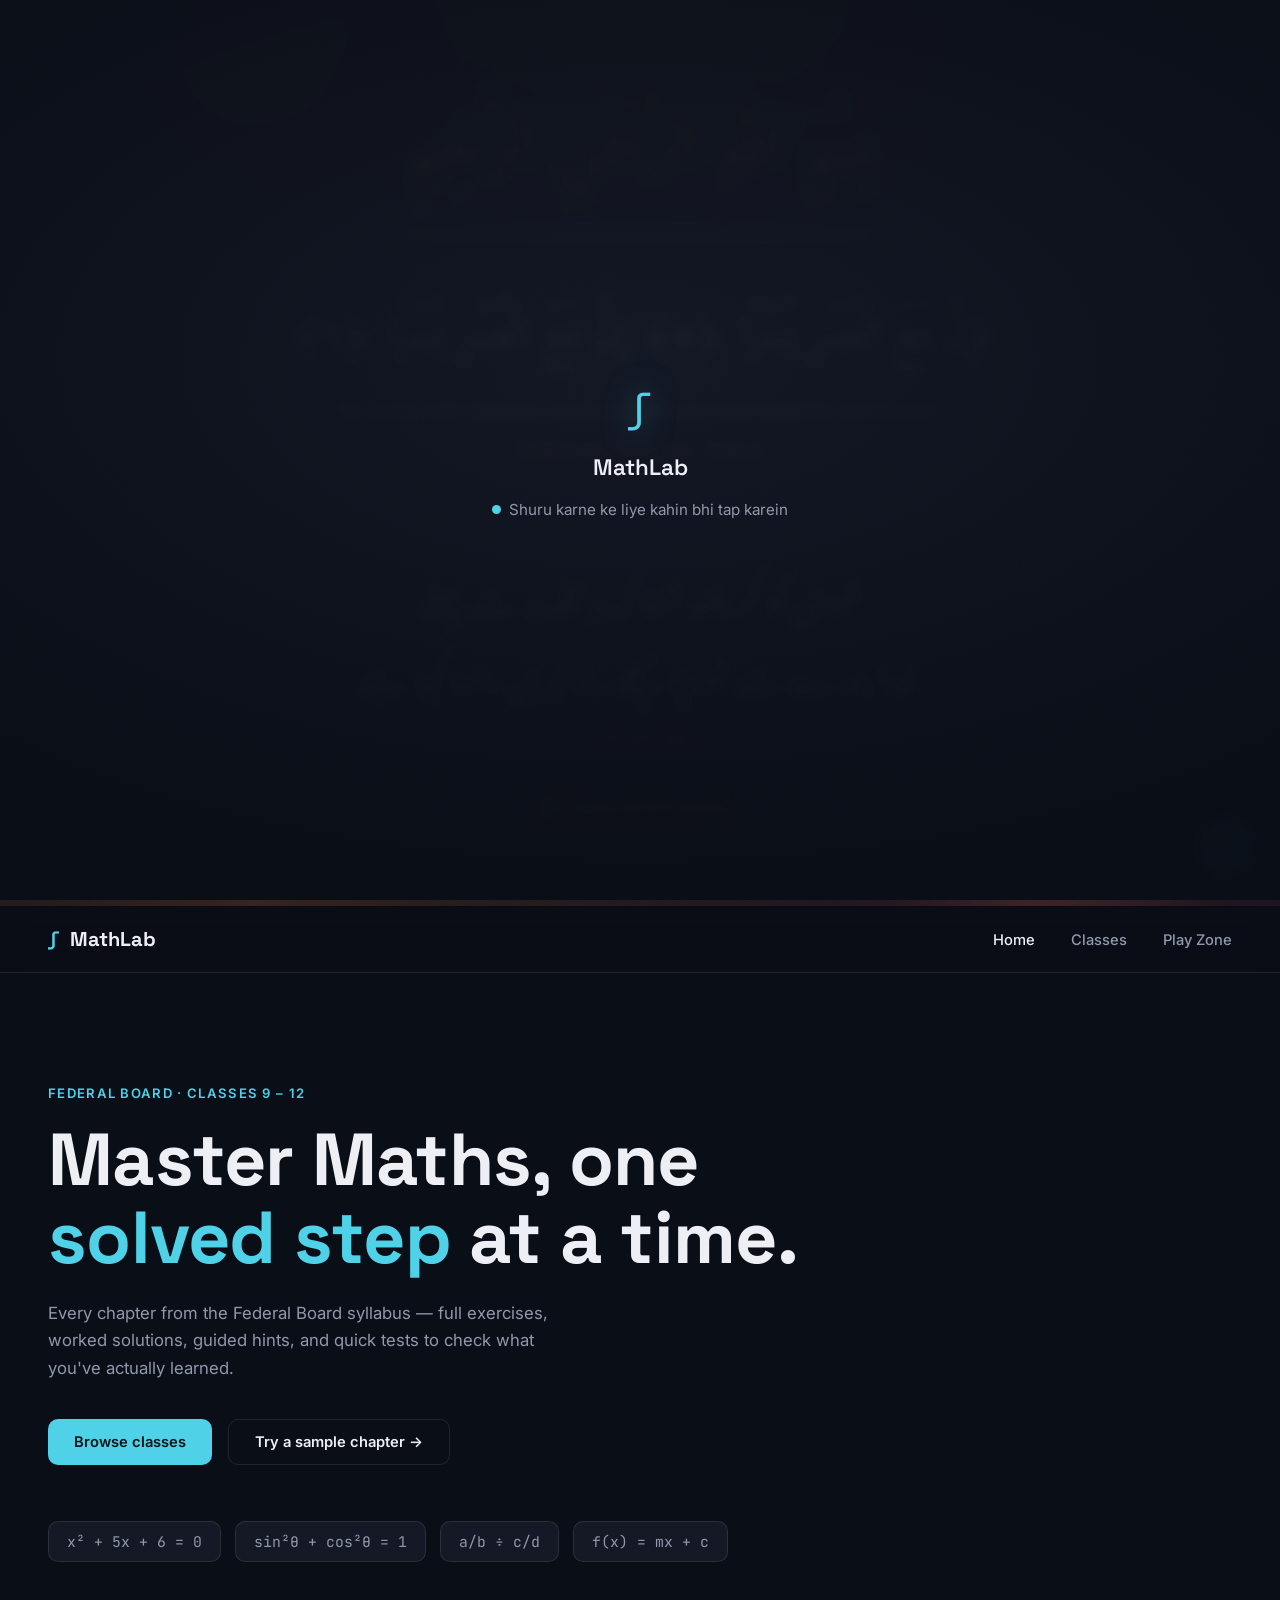
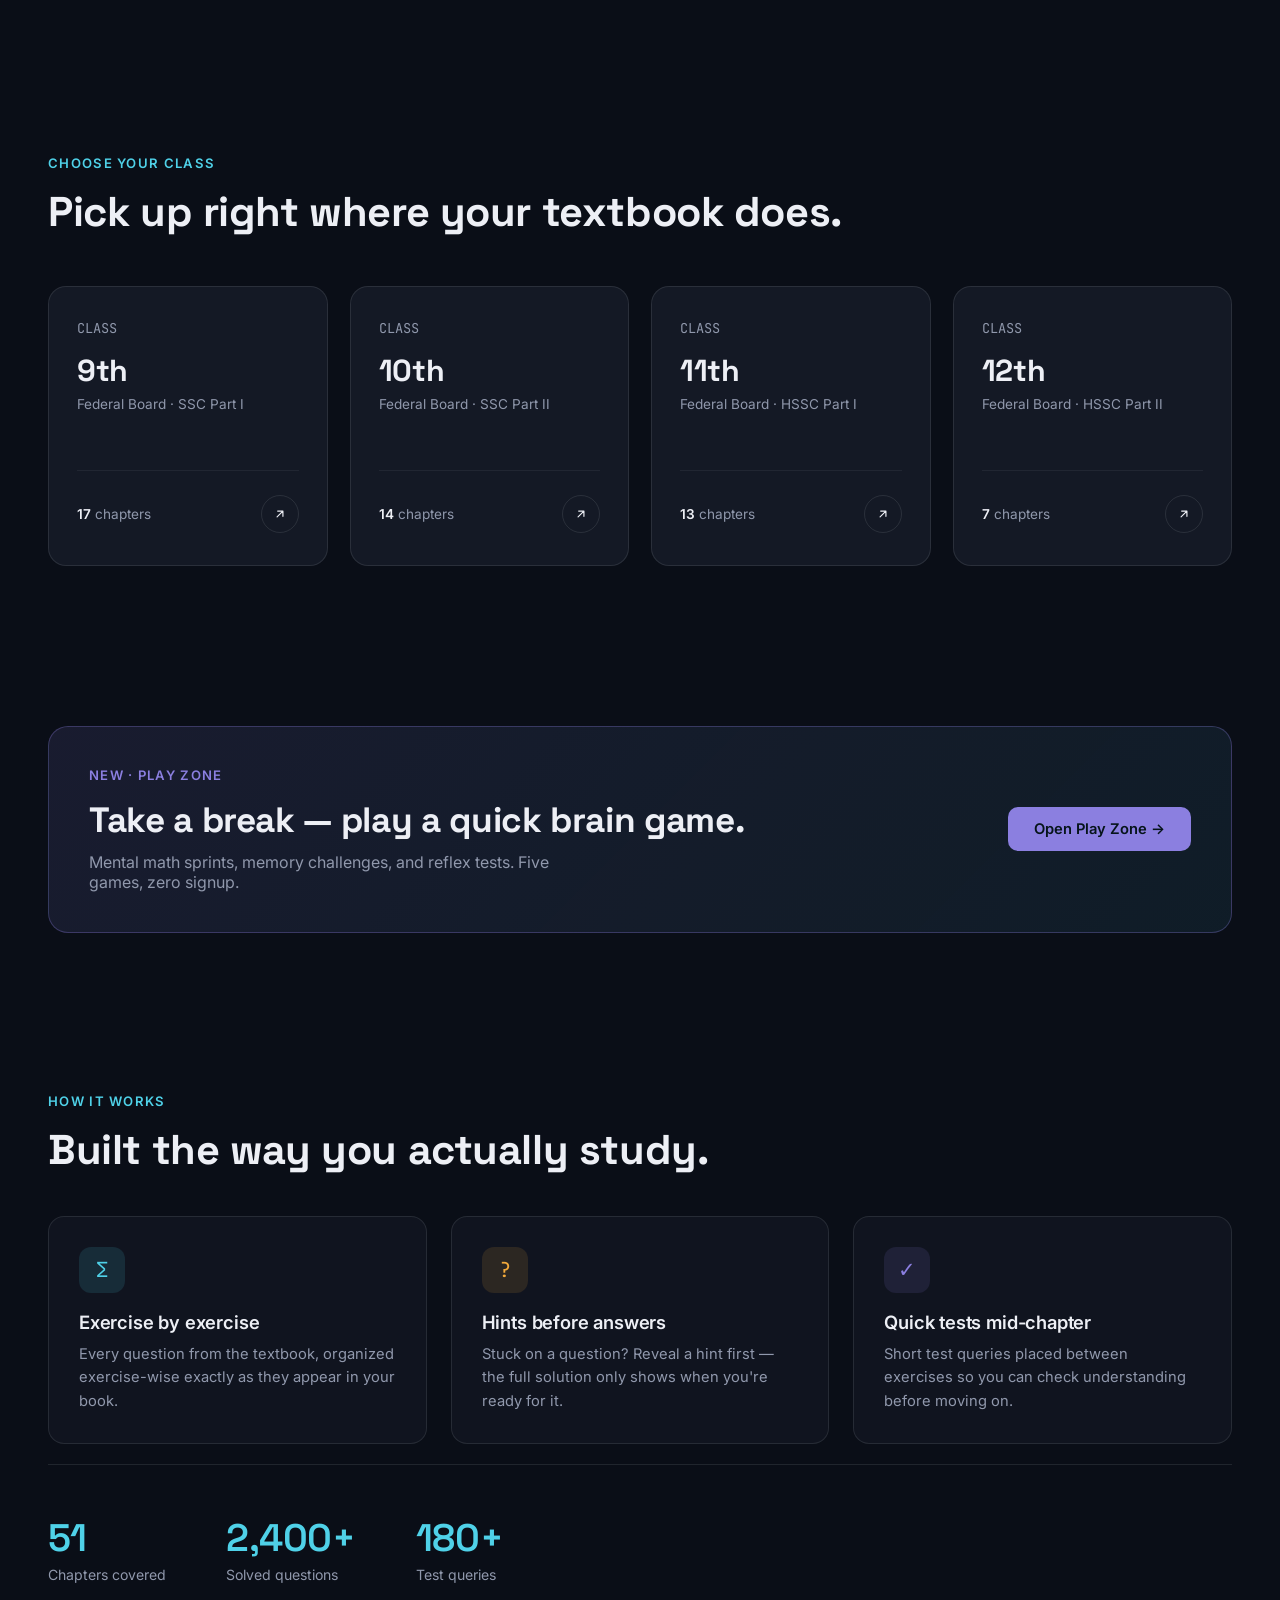
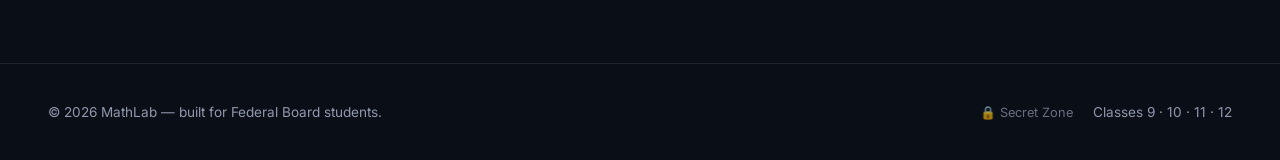
<file: index.html>
<!DOCTYPE html>
<html lang="en">
<head>
<meta charset="UTF-8">
<meta name="viewport" content="width=device-width, initial-scale=1.0">
<title>MathLab — Federal Board Maths, Classes 9–12</title>
<link rel="preconnect" href="https://fonts.googleapis.com">
<link rel="preconnect" href="https://fonts.gstatic.com" crossorigin>
<link href="https://fonts.googleapis.com/css2?family=Space+Grotesk:wght@500;600;700&family=Inter:wght@400;500;600&family=JetBrains+Mono:wght@400;500;600&family=Amiri:wght@400;700&family=Noto+Nastaliq+Urdu:wght@400;600&display=swap" rel="stylesheet">
<link rel="stylesheet" href="style.css">
<style>
  .hero{
    min-height:78vh;
    display:flex;
    flex-direction:column;
    justify-content:center;
    padding:0 48px;
  }
  .hero .section-tag{margin-bottom:20px;}
  .hero h1{
    font-size:clamp(2.6rem, 6vw, 4.6rem);
    line-height:1.05;
    max-width:780px;
  }
  .hero h1 .accent{color:var(--cyan);}
  .hero p{
    margin-top:24px;
    color:var(--ink-dim);
    max-width:520px;
    font-size:1.05rem;
    line-height:1.65;
  }
  .hero-actions{margin-top:36px; display:flex; gap:16px; flex-wrap:wrap;}

  .equation-strip{
    display:flex;
    gap:14px;
    margin-top:56px;
    flex-wrap:wrap;
  }
  .eq-chip{
    border:1px solid var(--line);
    background:var(--bg-card);
    padding:10px 18px;
    border-radius:10px;
    font-family:'JetBrains Mono', monospace;
    font-size:0.92rem;
    color:var(--ink-dim);
  }

  /* ---------- Class grid ---------- */
  .class-grid{
    display:grid;
    grid-template-columns:repeat(4, 1fr);
    gap:22px;
  }
  .class-card{
    background:var(--bg-card);
    border:1px solid var(--line);
    border-radius:18px;
    padding:32px 28px;
    position:relative;
    overflow:hidden;
    cursor:pointer;
    transition:transform 0.35s cubic-bezier(.22,1,.36,1), border-color 0.35s ease, box-shadow 0.35s ease;
    display:flex;
    flex-direction:column;
    min-height:280px;
  }
  .class-card::before{
    content:'';
    position:absolute;
    top:-40%; right:-30%;
    width:220px; height:220px;
    border-radius:50%;
    opacity:0;
    transition:opacity 0.4s ease;
    filter:blur(40px);
  }
  .class-card:nth-child(1)::before{background:var(--cyan);}
  .class-card:nth-child(2)::before{background:var(--violet);}
  .class-card:nth-child(3)::before{background:var(--amber);}
  .class-card:nth-child(4)::before{background:var(--green);}
  .class-card:hover{
    transform:translateY(-6px);
    border-color:var(--line);
    box-shadow:0 20px 40px -20px rgba(0,0,0,0.5);
  }
  .class-card:hover::before{opacity:0.22;}
  .class-num{
    font-family:'JetBrains Mono', monospace;
    color:var(--ink-dim);
    font-size:0.85rem;
    position:relative; z-index:1;
  }
  .class-card h3{
    font-size:1.9rem;
    margin-top:14px;
    position:relative; z-index:1;
  }
  .class-card .board{
    color:var(--ink-dim);
    font-size:0.85rem;
    margin-top:6px;
    position:relative; z-index:1;
  }
  .class-meta{
    margin-top:auto;
    display:flex;
    justify-content:space-between;
    align-items:center;
    padding-top:24px;
    border-top:1px solid var(--line-soft);
    position:relative; z-index:1;
  }
  .class-meta .chapters{
    font-size:0.85rem;
    color:var(--ink-dim);
  }
  .class-meta .chapters b{color:var(--ink); font-weight:600;}
  .class-arrow{
    width:38px; height:38px;
    border-radius:50%;
    border:1px solid var(--line);
    display:flex; align-items:center; justify-content:center;
    transition:transform 0.35s cubic-bezier(.22,1,.36,1), border-color 0.3s ease;
  }
  .class-card:hover .class-arrow{transform:rotate(45deg); border-color:var(--cyan);}

  /* ---------- Feature row ---------- */
  .feature-grid{
    display:grid;
    grid-template-columns:repeat(3, 1fr);
    gap:24px;
  }
  .feature{
    padding:30px;
    border:1px solid var(--line);
    border-radius:16px;
    background:var(--bg-soft);
  }
  .feature .icon{
    width:46px; height:46px;
    border-radius:12px;
    display:flex; align-items:center; justify-content:center;
    font-family:'JetBrains Mono', monospace;
    font-size:1.3rem;
    margin-bottom:18px;
  }
  .feature:nth-child(1) .icon{background:rgba(79,209,232,0.12); color:var(--cyan);}
  .feature:nth-child(2) .icon{background:rgba(242,169,59,0.12); color:var(--amber);}
  .feature:nth-child(3) .icon{background:rgba(139,127,224,0.12); color:var(--violet);}
  .feature h3{font-size:1.15rem; margin-bottom:10px; font-weight:600; font-family:'Inter',sans-serif;}
  .feature p{color:var(--ink-dim); font-size:0.92rem; line-height:1.6;}

  .stats-row{
    display:flex;
    gap:60px;
    flex-wrap:wrap;
    border-top:1px solid var(--line);
    padding-top:48px;
    margin-top:20px;
  }
  .stat h2{font-size:2.4rem; color:var(--cyan); font-weight:600;}
  .stat p{color:var(--ink-dim); font-size:0.88rem; margin-top:4px;}

  /* =========================================================
     ISLAMIC INTRO SECTION
     ========================================================= */
  .islamic-intro{
    position:relative;
    z-index:2;
    padding:90px 48px 80px;
    overflow:hidden;
    text-align:center;
    isolation:isolate;
  }

  /* Sunset glow backdrop — works standalone, and an image can be layered behind it later */
  .islamic-intro .intro-bg{
    position:absolute; inset:0; z-index:1;
    background:
      radial-gradient(ellipse 80% 60% at 50% 0%, rgba(242,169,59,0.28), transparent 60%),
      radial-gradient(ellipse 70% 50% at 20% 100%, rgba(255,138,76,0.18), transparent 65%),
      radial-gradient(ellipse 70% 50% at 80% 100%, rgba(232,99,107,0.16), transparent 65%),
      linear-gradient(180deg, #0A0E17 0%, #160F0E 45%, #0A0E17 100%);
    animation:introGlowShift 14s ease-in-out infinite;
  }
  /* If a background photo is added, it sits here, with the glow gradient as a soft overlay on top */
  .islamic-intro .intro-bg-image{
    position:absolute; inset:0; z-index:0;
    background-size:cover; background-position:center;
    opacity:0; /* becomes visible once an image URL is set */
  }
  .islamic-intro .intro-bg-image.has-image{ opacity:0.55; }

  @keyframes introGlowShift{
    0%, 100%{ filter:brightness(1) saturate(1); }
    50%{ filter:brightness(1.12) saturate(1.15); }
  }

  .intro-glow-orb{
    position:absolute; z-index:2; border-radius:50%; filter:blur(60px); pointer-events:none;
    background:radial-gradient(circle, rgba(242,169,59,0.35), transparent 70%);
    animation:introOrbFloat 10s ease-in-out infinite;
  }
  .intro-glow-orb.orb1{ width:260px; height:260px; top:-60px; left:8%; }
  .intro-glow-orb.orb2{ width:200px; height:200px; bottom:-40px; right:10%; animation-delay:-4s;
    background:radial-gradient(circle, rgba(255,138,76,0.3), transparent 70%); }

  @keyframes introOrbFloat{
    0%, 100%{ transform:translateY(0) scale(1); }
    50%{ transform:translateY(-18px) scale(1.08); }
  }

  .bismillah{
    position:relative; z-index:3;
    font-family:'Amiri', serif;
    font-size:4.2rem;
    color:#F2A93B;
    text-shadow:0 0 30px rgba(242,169,59,0.5), 0 0 70px rgba(242,169,59,0.25);
    margin-bottom:14px;
    opacity:0;
    animation:introFadeUp 1s ease forwards;
    animation-delay:0.1s;
    direction:rtl;
  }
  .bismillah-translit{
    position:relative; z-index:3;
    color:var(--ink-dim);
    font-size:1rem;
    letter-spacing:0.04em;
    margin-bottom:54px;
    opacity:0;
    animation:introFadeUp 1s ease forwards;
    animation-delay:0.25s;
  }

  .ayah-block{
    position:relative; z-index:3;
    max-width:820px;
    margin:0 auto 46px;
    opacity:0;
    animation:introFadeUp 1s ease forwards;
    animation-delay:0.4s;
  }
  .ayah-arabic{
    font-family:'Amiri', serif;
    font-size:2.7rem;
    line-height:1.8;
    color:var(--ink);
    text-shadow:0 0 24px rgba(242,169,59,0.18);
    direction:rtl;
  }
  .ayah-translation{
    color:var(--ink-dim);
    font-size:1.15rem;
    line-height:1.7;
    margin-top:20px;
    font-style:italic;
  }
  .ayah-ref{
    color:#F2A93B;
    font-size:0.92rem;
    font-weight:600;
    letter-spacing:0.08em;
    text-transform:uppercase;
    margin-top:16px;
    display:block;
  }

  .intro-divider{
    position:relative; z-index:3;
    width:64px; height:1px;
    background:linear-gradient(90deg, transparent, rgba(242,169,59,0.6), transparent);
    margin:0 auto 46px;
    opacity:0;
    animation:introFadeUp 1s ease forwards;
    animation-delay:0.55s;
  }

  .iqbal-block{
    position:relative; z-index:3;
    max-width:760px;
    margin:0 auto;
    opacity:0;
    animation:introFadeUp 1s ease forwards;
    animation-delay:0.7s;
  }
  .iqbal-sher{
    font-family:'Noto Nastaliq Urdu', serif;
    font-size:2.3rem;
    line-height:2.1;
    color:var(--ink);
    text-shadow:0 0 24px rgba(255,138,76,0.18);
    direction:rtl;
  }
  .iqbal-attribution{
    color:var(--ink-dim);
    font-size:1rem;
    margin-top:22px;
    letter-spacing:0.03em;
  }
  .iqbal-attribution b{ color:#FF8A4C; font-weight:600; }

  @keyframes introFadeUp{
    from{ opacity:0; transform:translateY(16px); }
    to{ opacity:1; transform:translateY(0); }
  }

  .audio-toggle{
    position:relative; z-index:3;
    margin:38px auto 0;
    display:flex;
    align-items:center;
    gap:10px;
    padding:10px 20px;
    border-radius:100px;
    border:1px solid rgba(242,169,59,0.3);
    background:rgba(242,169,59,0.08);
    color:var(--ink-dim);
    font-size:0.82rem;
    font-family:'Inter', sans-serif;
    cursor:pointer;
    transition:all 0.3s ease;
    opacity:0;
    animation:introFadeUp 1s ease forwards;
    animation-delay:0.85s;
  }
  .audio-toggle:hover{
    border-color:rgba(242,169,59,0.55);
    background:rgba(242,169,59,0.14);
    color:var(--ink);
  }
  .audio-icon{ font-size:0.95rem; line-height:1; }
  .audio-toggle.is-playing .audio-icon{ animation:audioPulse 1.2s ease-in-out infinite; }
  @keyframes audioPulse{
    0%, 100%{ opacity:1; transform:scale(1); }
    50%{ opacity:0.6; transform:scale(0.9); }
  }

  @media (prefers-reduced-motion: reduce){
    .islamic-intro .intro-bg, .intro-glow-orb{ animation:none; }
    .audio-toggle.is-playing .audio-icon{ animation:none; }
  }

  @media (max-width:700px){
    .islamic-intro{ padding:64px 20px 56px; }
    .bismillah{ font-size:2.4rem; }
    .ayah-arabic{ font-size:1.6rem; line-height:2.1; }
    .iqbal-sher{ font-size:1.4rem; line-height:2.3; }
    .intro-glow-orb.orb1{ width:160px; height:160px; }
    .intro-glow-orb.orb2{ width:140px; height:140px; }
  }

  @media (min-width:701px) and (max-width:1100px){
    .bismillah{ font-size:3.2rem; }
    .ayah-arabic{ font-size:2.1rem; }
    .iqbal-sher{ font-size:1.8rem; }
  }

  @media (max-width:1000px){
    .class-grid{grid-template-columns:repeat(2,1fr);}
    .feature-grid{grid-template-columns:1fr;}
  }
  @media (max-width:600px){
    .class-grid{grid-template-columns:1fr;}
  }

  /* ---------- Tap-to-enter overlay (lets the greeting start on the
     very first tap, instead of silently waiting for one) ---------- */
  #mlEnterOverlay{
    position:fixed; inset:0; z-index:9999;
    display:flex; flex-direction:column; align-items:center; justify-content:center;
    gap:18px;
    background:radial-gradient(ellipse 80% 60% at 50% 40%, rgba(20,25,38,0.97), rgba(10,14,23,0.99));
    backdrop-filter:blur(6px);
    cursor:pointer;
    text-align:center;
    padding:24px;
    transition:opacity 0.5s ease;
  }
  #mlEnterOverlay.ml-hide{ opacity:0; pointer-events:none; }
  #mlEnterOverlay .ml-mark{
    font-family:'JetBrains Mono', monospace; font-size:2.6rem; color:var(--cyan);
    text-shadow:0 0 30px rgba(79,209,232,0.5);
  }
  #mlEnterOverlay .ml-title{
    font-family:'Space Grotesk', sans-serif; font-size:1.4rem; color:var(--ink); font-weight:600;
  }
  #mlEnterOverlay .ml-hint{
    font-family:'Inter', sans-serif; font-size:0.95rem; color:var(--ink-dim);
    display:flex; align-items:center; gap:8px;
  }
  #mlEnterOverlay .ml-hint .ml-pulse{
    width:9px; height:9px; border-radius:50%; background:var(--cyan);
    animation:mlPulseDot 1.3s ease-in-out infinite;
  }
  @keyframes mlPulseDot{
    0%, 100%{ transform:scale(1); opacity:1; }
    50%{ transform:scale(1.6); opacity:0.4; }
  }
  @media (prefers-reduced-motion: reduce){
    #mlEnterOverlay .ml-hint .ml-pulse{ animation:none; }
  }
</style>
</head>
<body>

<div id="mlEnterOverlay">
  <div class="ml-mark">∫</div>
  <div class="ml-title">MathLab</div>
  <div class="ml-hint"><span class="ml-pulse"></span>Shuru karne ke liye kahin bhi tap karein</div>
</div>

<canvas id="bgCanvas"></canvas>
<div class="bg-fade"></div>

<section class="islamic-intro">
  <div class="intro-bg"></div>
  <div class="intro-bg-image" id="introBgImage"></div>
  <div class="intro-glow-orb orb1"></div>
  <div class="intro-glow-orb orb2"></div>

  <div class="bismillah">بِسْمِ اللَّهِ الرَّحْمٰنِ الرَّحِيمِ</div>
  <div class="bismillah-translit">In the name of Allah, the Most Gracious, the Most Merciful</div>

  <div class="ayah-block">
    <div class="ayah-arabic">فَإِنَّ مَعَ الْعُسْرِ يُسْرًا ﴿٥﴾ إِنَّ مَعَ الْعُسْرِ يُسْرًا ﴿٦﴾</div>
    <p class="ayah-translation">"So surely with hardship comes ease. Surely with hardship comes ease."</p>
    <span class="ayah-ref">Surah Al-Inshirah · 94:5–6</span>
  </div>

  <div class="intro-divider"></div>

  <div class="iqbal-block">
    <div class="iqbal-sher">
      خودی کو کر بلند اتنا کہ ہر تقدیر سے پہلے<br>
      خدا بندے سے خود پوچھے، بتا تیری رضا کیا ہے
    </div>
    <p class="iqbal-attribution">— <b>Allama Iqbal</b></p>
  </div>

  <button class="audio-toggle" id="audioToggle" aria-label="Toggle welcome greeting audio">
    <span class="audio-icon">🔊</span>
    <span class="audio-label" id="audioLabel">Playing welcome greeting…</span>
  </button>
</section>

<div class="page-shell">
  <nav>
    <div class="logo"><span class="mark">∫</span>MathLab</div>
    <ul class="nav-links">
      <li><a href="index.html" class="active">Home</a></li>
      <li><a href="#classes">Classes</a></li>
      <li><a href="play.html">Play Zone</a></li>
    </ul>
  </nav>

  <section class="hero">
    <span class="section-tag">Federal Board · Classes 9 – 12</span>
    <h1>Master Maths, one <span class="accent">solved step</span> at a time.</h1>
    <p>Every chapter from the Federal Board syllabus — full exercises, worked solutions, guided hints, and quick tests to check what you've actually learned.</p>
    <div class="hero-actions">
      <a href="#classes" class="btn btn-primary">Browse classes</a>
      <a href="chapter.html" class="btn btn-outline">Try a sample chapter →</a>
    </div>
    <div class="equation-strip">
      <span class="eq-chip">x² + 5x + 6 = 0</span>
      <span class="eq-chip">sin²θ + cos²θ = 1</span>
      <span class="eq-chip">a/b ÷ c/d</span>
      <span class="eq-chip">f(x) = mx + c</span>
    </div>
  </section>

  <section id="classes">
    <div class="reveal" style="margin-bottom:48px;">
      <span class="section-tag">Choose Your Class</span>
      <h2 style="font-size:clamp(1.8rem,3.5vw,2.6rem);">Pick up right where your textbook does.</h2>
    </div>

    <div class="class-grid reveal">
      <a class="class-card" href="class.html?c=9">
        <span class="class-num">CLASS</span>
        <h3>9th</h3>
        <span class="board">Federal Board · SSC Part I</span>
        <div class="class-meta">
          <span class="chapters"><b>17</b> chapters</span>
          <div class="class-arrow">
            <svg width="14" height="14" viewBox="0 0 24 24" fill="none"><path d="M7 17L17 7M17 7H8M17 7V16" stroke="#EDEFF5" stroke-width="2" stroke-linecap="round" stroke-linejoin="round"/></svg>
          </div>
        </div>
      </a>

      <a class="class-card" href="class.html?c=10">
        <span class="class-num">CLASS</span>
        <h3>10th</h3>
        <span class="board">Federal Board · SSC Part II</span>
        <div class="class-meta">
          <span class="chapters"><b>14</b> chapters</span>
          <div class="class-arrow">
            <svg width="14" height="14" viewBox="0 0 24 24" fill="none"><path d="M7 17L17 7M17 7H8M17 7V16" stroke="#EDEFF5" stroke-width="2" stroke-linecap="round" stroke-linejoin="round"/></svg>
          </div>
        </div>
      </a>

      <a class="class-card" href="class.html?c=11">
        <span class="class-num">CLASS</span>
        <h3>11th</h3>
        <span class="board">Federal Board · HSSC Part I</span>
        <div class="class-meta">
          <span class="chapters"><b>13</b> chapters</span>
          <div class="class-arrow">
            <svg width="14" height="14" viewBox="0 0 24 24" fill="none"><path d="M7 17L17 7M17 7H8M17 7V16" stroke="#EDEFF5" stroke-width="2" stroke-linecap="round" stroke-linejoin="round"/></svg>
          </div>
        </div>
      </a>

      <a class="class-card" href="class.html?c=12">
        <span class="class-num">CLASS</span>
        <h3>12th</h3>
        <span class="board">Federal Board · HSSC Part II</span>
        <div class="class-meta">
          <span class="chapters"><b>7</b> chapters</span>
          <div class="class-arrow">
            <svg width="14" height="14" viewBox="0 0 24 24" fill="none"><path d="M7 17L17 7M17 7H8M17 7V16" stroke="#EDEFF5" stroke-width="2" stroke-linecap="round" stroke-linejoin="round"/></svg>
          </div>
        </div>
      </a>
    </div>
  </section>

  <section>
    <a href="play.html" class="reveal" style="display:flex; align-items:center; justify-content:space-between; gap:24px; flex-wrap:wrap; background:linear-gradient(135deg, rgba(139,127,224,0.12), rgba(79,209,232,0.08)); border:1px solid rgba(139,127,224,0.3); border-radius:20px; padding:40px; text-decoration:none;">
      <div>
        <span class="section-tag" style="color:var(--violet);">New · Play Zone</span>
        <h2 style="font-size:clamp(1.6rem,3vw,2.2rem); color:var(--ink);">Take a break — play a quick brain game.</h2>
        <p style="color:var(--ink-dim); margin-top:10px; max-width:480px;">Mental math sprints, memory challenges, and reflex tests. Five games, zero signup.</p>
      </div>
      <span class="btn btn-primary" style="background:var(--violet); flex-shrink:0;">Open Play Zone →</span>
    </a>
  </section>

  <section>
    <div class="reveal" style="margin-bottom:40px;">
      <span class="section-tag">How It Works</span>
      <h2 style="font-size:clamp(1.8rem,3.5vw,2.6rem);">Built the way you actually study.</h2>
    </div>
    <div class="feature-grid reveal">
      <div class="feature">
        <div class="icon">Σ</div>
        <h3>Exercise by exercise</h3>
        <p>Every question from the textbook, organized exercise-wise exactly as they appear in your book.</p>
      </div>
      <div class="feature">
        <div class="icon">?</div>
        <h3>Hints before answers</h3>
        <p>Stuck on a question? Reveal a hint first — the full solution only shows when you're ready for it.</p>
      </div>
      <div class="feature">
        <div class="icon">✓</div>
        <h3>Quick tests mid-chapter</h3>
        <p>Short test queries placed between exercises so you can check understanding before moving on.</p>
      </div>
    </div>

    <div class="stats-row reveal">
      <div class="stat"><h2>51</h2><p>Chapters covered</p></div>
      <div class="stat"><h2>2,400+</h2><p>Solved questions</p></div>
      <div class="stat"><h2>180+</h2><p>Test queries</p></div>
    </div>
  </section>

  <footer>
    <span>© 2026 MathLab — built for Federal Board students.</span>
    <span style="display:flex; align-items:center; gap:20px;">
      <a href="secret.html" style="color:var(--ink-dim); font-size:0.8rem; opacity:0.7; transition:opacity 0.25s ease, color 0.25s ease;" onmouseover="this.style.opacity=1; this.style.color='#8B7FE0'" onmouseout="this.style.opacity=0.7; this.style.color='var(--ink-dim)'">🔒 Secret Zone</a>
      <span>Classes 9 · 10 · 11 · 12</span>
    </span>
  </footer>
</div>

<script src="bg.js"></script>
<script>
  // Once a background photo is available, set its path here and it will
  // fade in behind the existing sunset glow gradient automatically.
  // Example: setIntroBackgroundImage('images/sunset.jpg');
  function setIntroBackgroundImage(url){
    const el = document.getElementById('introBgImage');
    if (!el) return;
    el.style.backgroundImage = `url('${url}')`;
    el.classList.add('has-image');
  }
  setIntroBackgroundImage('https://images.unsplash.com/photo-1559068285-4e4a5466e09a?fm=jpg&q=80&w=1920&auto=format&fit=crop');
</script>

<script>
  /* ===================== WELCOME GREETING (speech synthesis) ===================== */
  (function () {
    const GREETING_ARABIC = 'السَّلَامُ عَلَيْكُمْ وَرَحْمَةُ اللَّهِ وَبَرَكَاتُهُ. مَرْحَبًا بِكُمْ فِي ماث لاب.';
    const GREETING_URDU = 'السلام علیکم و رحمتہ اللہ و برکاتہ۔ میتھ لیب میں خوش آمدید۔ علم کا یہ سفر بسم اللہ سے شروع کرتے ہیں۔';

    const toggleBtn = document.getElementById('audioToggle');
    const label = document.getElementById('audioLabel');
    if (!toggleBtn) return;

    const synth = window.speechSynthesis;
    let userMuted = false;
    let hasPlayed = false;
    let voicesReady = false;
    let availableVoices = [];

    // Sirf isi browser tab/session ke liye yaad rakhta hai ke greeting
    // pehle chal chuki hai. Tab/browser band karke dobara kholne par
    // ye khud-ba-khud reset ho jata hai (sessionStorage ka tareeqa).
    const SESSION_FLAG = 'mathlab_greeting_played';
    function alreadyPlayedThisSession() {
      try { return sessionStorage.getItem(SESSION_FLAG) === '1'; }
      catch (e) { return false; }
    }
    function markPlayedThisSession() {
      try { sessionStorage.setItem(SESSION_FLAG, '1'); } catch (e) {}
    }

    if (!synth) {
      toggleBtn.style.display = 'none';
      return;
    }

    // Agar is session me greeting pehle hi chal chuki hai, to default
    // label "Playing welcome greeting…" ki jagah "Play welcome greeting"
    // dikhayen (kyunke ab khud-ba-khud nahi chalegi, sirf button se).
    if (alreadyPlayedThisSession()) {
      label.textContent = 'Play welcome greeting';
    }

    function pickVoice(langPrefix) {
      return availableVoices.find(v => v.lang && v.lang.toLowerCase().startsWith(langPrefix)) || null;
    }

    function speakSequence() {
      synth.cancel();

      const arabicVoice = pickVoice('ar');
      const urduVoice = pickVoice('ur');

      if (!arabicVoice && !urduVoice && availableVoices.length > 0) {
        // No matching voice on this device at all — don't force English to mangle the text.
        toggleBtn.classList.remove('is-playing');
        label.textContent = 'Voice unavailable on this device';
        return;
      }

      const arabicUtter = new SpeechSynthesisUtterance(GREETING_ARABIC);
      if (arabicVoice) arabicUtter.voice = arabicVoice;
      arabicUtter.lang = arabicVoice ? arabicVoice.lang : 'ar-SA';
      arabicUtter.rate = 0.92;
      arabicUtter.pitch = 1.0;

      const urduUtter = new SpeechSynthesisUtterance(GREETING_URDU);
      if (urduVoice) urduUtter.voice = urduVoice;
      urduUtter.lang = urduVoice ? urduVoice.lang : 'ur-PK';
      urduUtter.rate = 0.92;
      urduUtter.pitch = 1.0;

      toggleBtn.classList.add('is-playing');
      label.textContent = 'Playing welcome greeting…';

      arabicUtter.onend = () => {
        if (!userMuted && urduVoice) synth.speak(urduUtter);
        else {
          toggleBtn.classList.remove('is-playing');
          label.textContent = 'Play welcome greeting';
        }
      };
      urduUtter.onend = () => {
        toggleBtn.classList.remove('is-playing');
        label.textContent = 'Play welcome greeting';
      };
      // If a voice fails entirely, still reset the UI rather than hang.
      arabicUtter.onerror = () => { toggleBtn.classList.remove('is-playing'); label.textContent = 'Play welcome greeting'; };
      urduUtter.onerror = () => { toggleBtn.classList.remove('is-playing'); label.textContent = 'Play welcome greeting'; };

      // IMPORTANT: hasPlayed/session ko sirf tab "played" mark karna hai
      // jab browser ne wakai bolna shuru kar diya ho (onstart event).
      // Sirf .speak() call karna kaafi nahi — agar browser ne gesture
      // na hone ki waja se silently block kiya, to onstart kabhi nahi
      // chalega, aur hum theek se yaad rakhenge k abhi tak nahi chala,
      // taake agla real tap usay theek se chala sake.
      arabicUtter.onstart = () => { hasPlayed = true; markPlayedThisSession(); };
      urduUtter.onstart = () => { hasPlayed = true; markPlayedThisSession(); };

      if (arabicVoice) {
        synth.speak(arabicUtter);
      } else if (urduVoice) {
        synth.speak(urduUtter);
      }
    }

    function tryAutoplay() {
      // Khud-ba-khud (autoplay) sirf tab chalega jab is session me
      // pehle na chali ho. Manual button press hamesha kaam karega
      // (wo seperate click handler se aata hai, ye function nahi).
      if (hasPlayed || userMuted || alreadyPlayedThisSession()) return;
      if (!availableVoices.length) availableVoices = synth.getVoices();
      speakSequence();
    }

    /* ---- Tap-to-enter overlay ----
       Browsers (mobile khaaskar) audio/speech ko bina kisi user-tap
       ke chalne nahi detay — ye fixed rule hai, JS se bypass nahi ho
       sakta. Is liye ek overlay dikhate hain jis par pehla tap hi
       greeting shuru kar deta hai, taake user ko confusion na ho
       k "button kyun dabana pad raha hai". */
    const enterOverlay = document.getElementById('mlEnterOverlay');
    if (enterOverlay) {
      if (alreadyPlayedThisSession() || userMuted) {
        enterOverlay.remove();
      } else {
        const dismissOverlay = () => {
          enterOverlay.classList.add('ml-hide');
          setTimeout(() => enterOverlay.remove(), 550);
          tryAutoplay();
        };
        enterOverlay.addEventListener('click', dismissOverlay, { once: true });
        enterOverlay.addEventListener('touchstart', dismissOverlay, { once: true, passive: true });
      }
    }

    function loadVoicesThenAutoplay() {
      availableVoices = synth.getVoices();
      if (availableVoices.length) voicesReady = true;
      tryAutoplay();
    }

    if (synth.getVoices().length) {
      loadVoicesThenAutoplay();
    } else {
      synth.addEventListener('voiceschanged', loadVoicesThenAutoplay, { once: true });
    }

    // Most browsers block audio (including speech synthesis in some cases)
    // until the user interacts with the page at least once. These listeners
    // catch the first interaction and start the greeting then, if it hasn't
    // already played.
    ['click', 'scroll', 'keydown', 'touchstart'].forEach(evt => {
      window.addEventListener(evt, tryAutoplay, { once: true, passive: true });
    });

    const iconEl = toggleBtn.querySelector('.audio-icon');

    toggleBtn.addEventListener('click', () => {
      if (toggleBtn.classList.contains('is-playing')) {
        // Currently playing -> mute/stop
        userMuted = true;
        synth.cancel();
        toggleBtn.classList.remove('is-playing');
        toggleBtn.classList.add('muted');
        if (iconEl) iconEl.textContent = '🔇';
        label.textContent = 'Muted';
        setTimeout(() => {
          toggleBtn.classList.remove('muted');
          if (iconEl) iconEl.textContent = '🔊';
          label.textContent = 'Play welcome greeting';
        }, 1400);
      } else {
        // Not playing -> play (or replay) it
        userMuted = false;
        if (iconEl) iconEl.textContent = '🔊';
        speakSequence();
      }
    });
  })();
</script>

<script src="calculator.js"></script>
<script>
  const revealEls = document.querySelectorAll('.reveal');
  const observer = new IntersectionObserver((entries) => {
    entries.forEach(entry => {
      if (entry.isIntersecting) entry.target.classList.add('visible');
    });
  }, { threshold: 0.12 });
  revealEls.forEach(el => observer.observe(el));
</script>

</body>
</html>
</file>
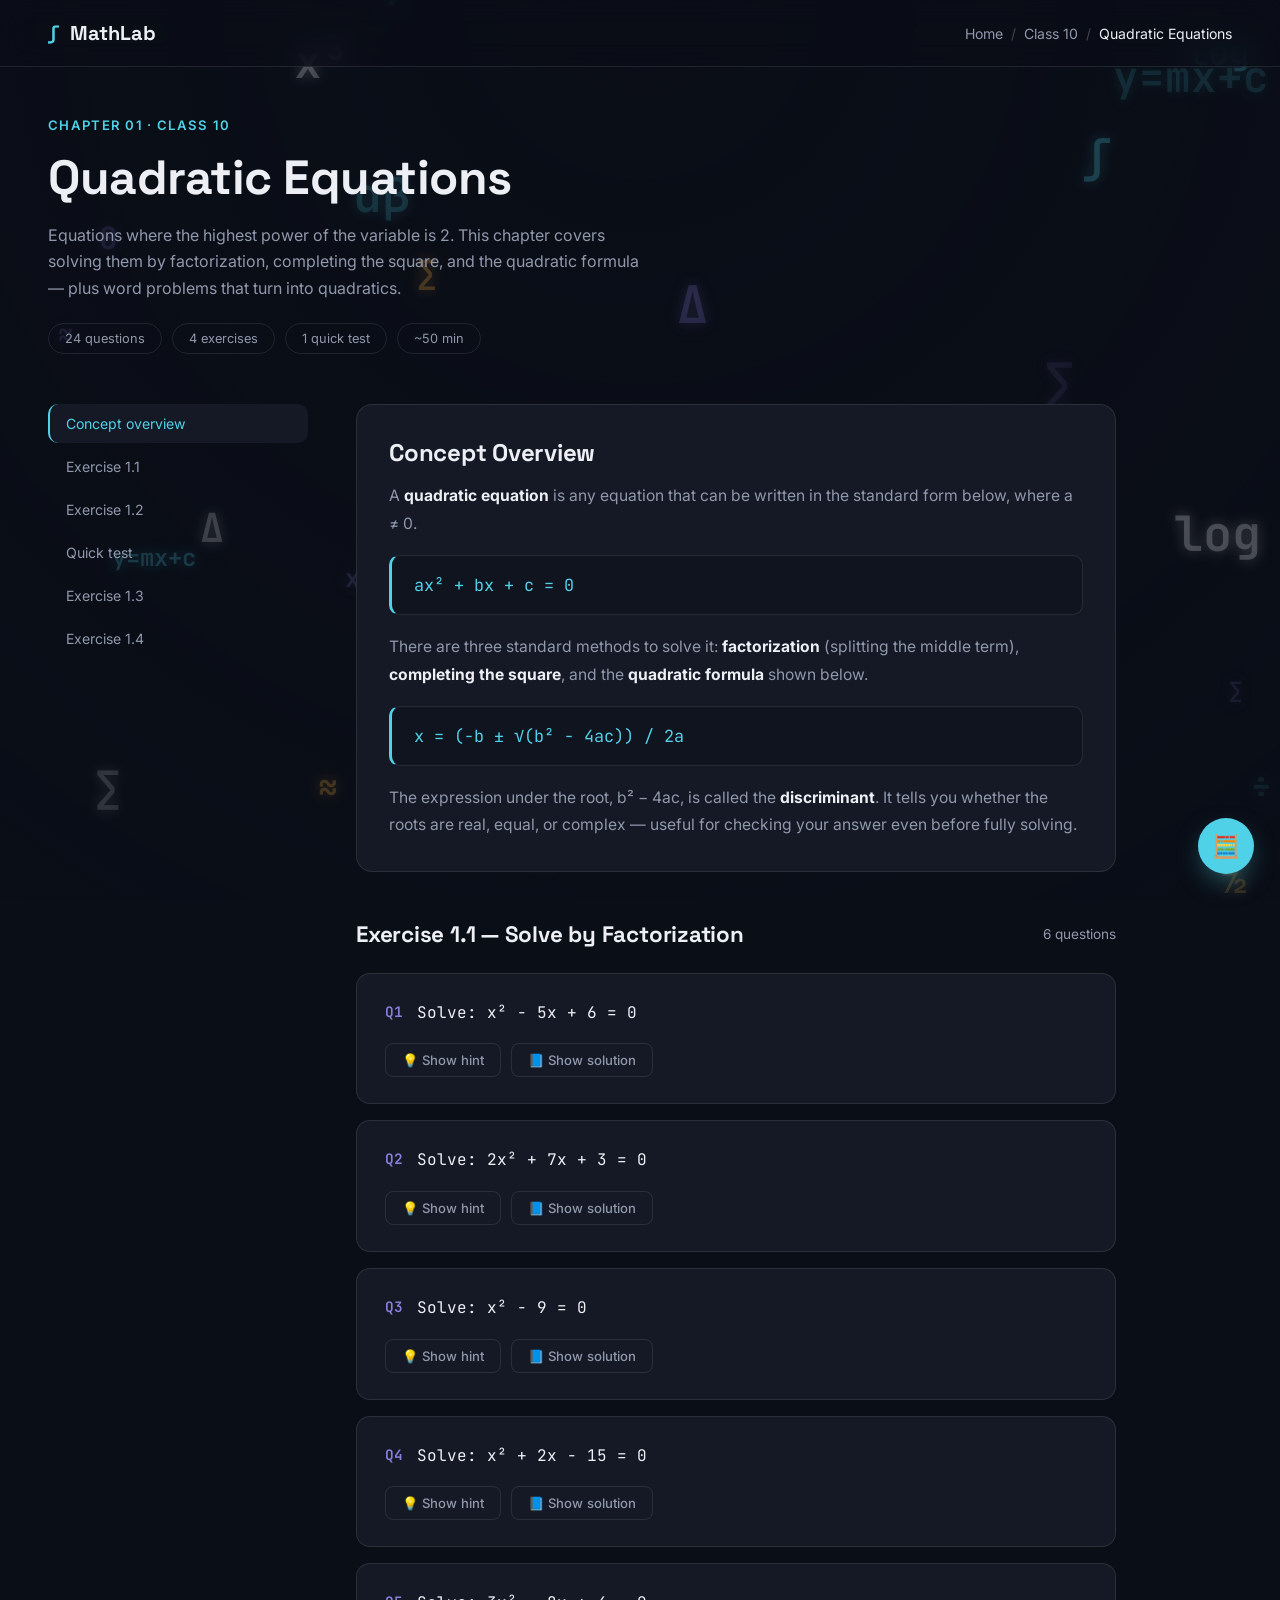
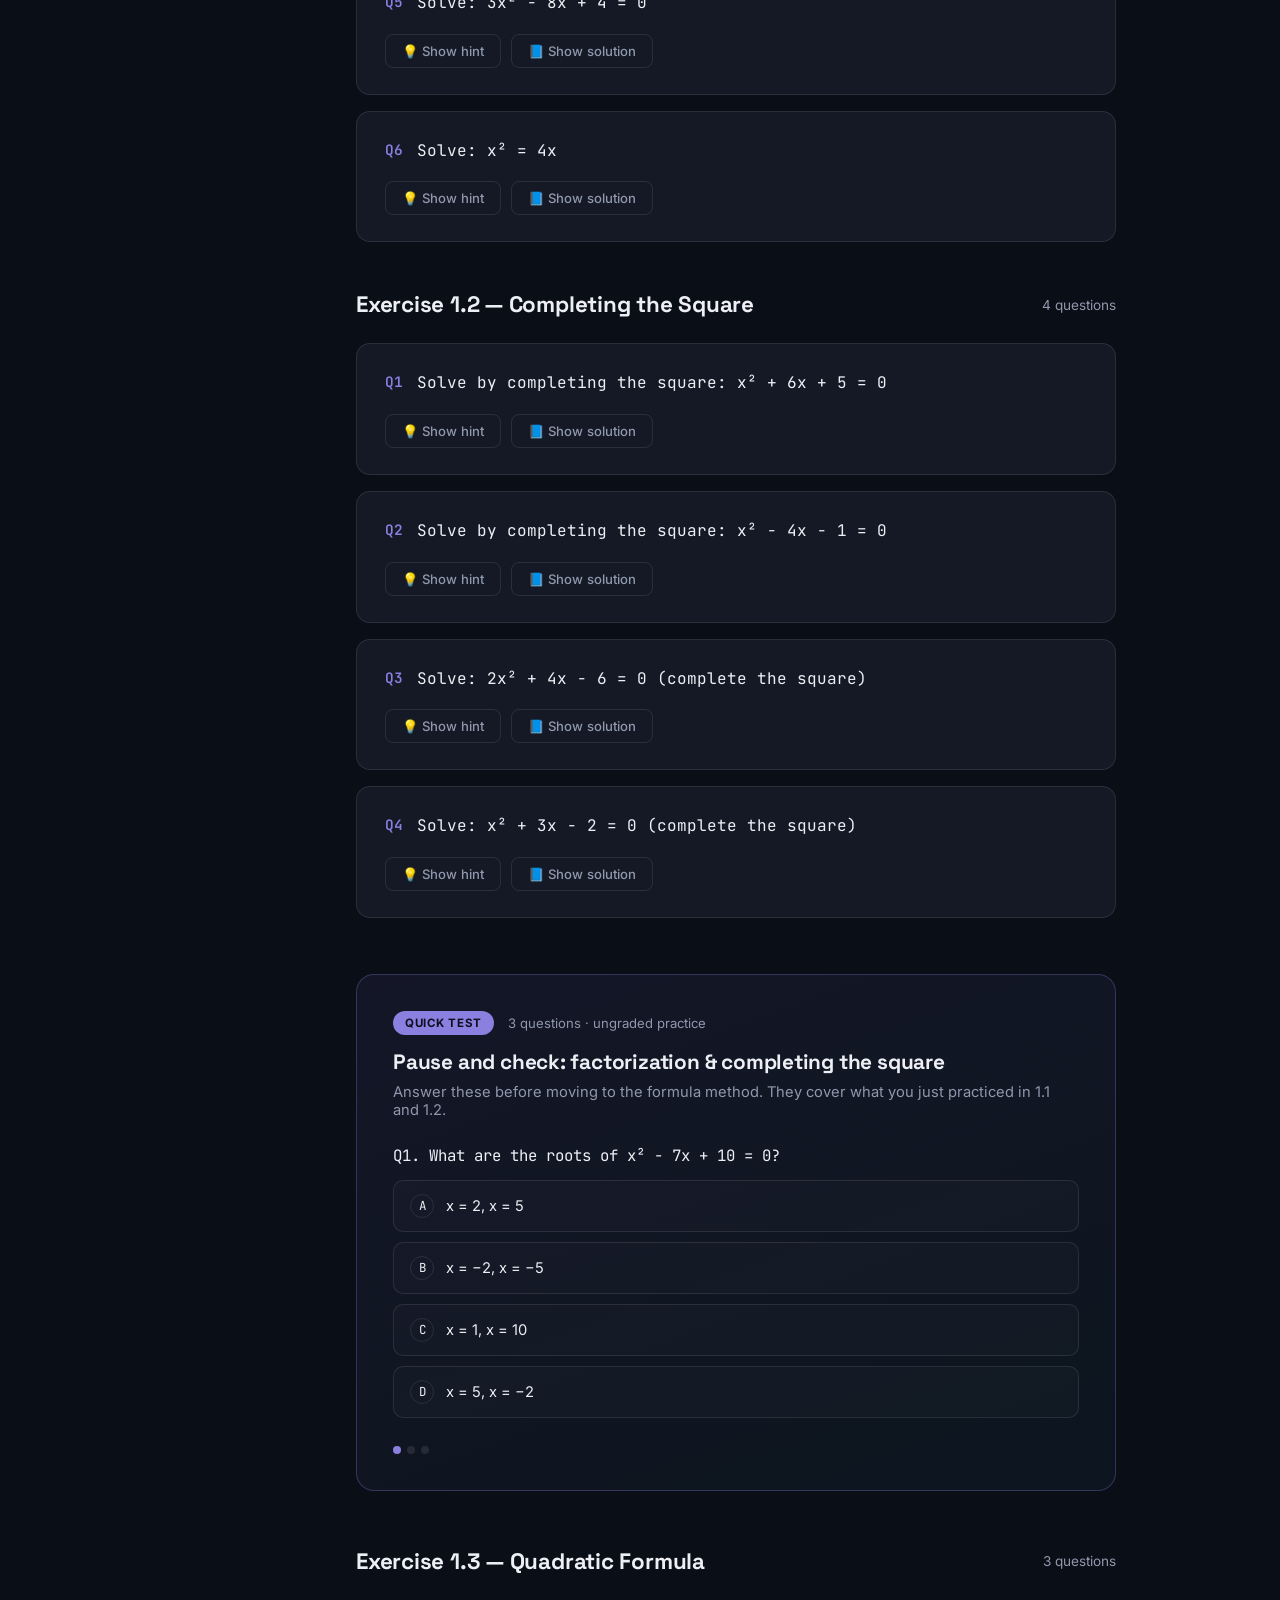
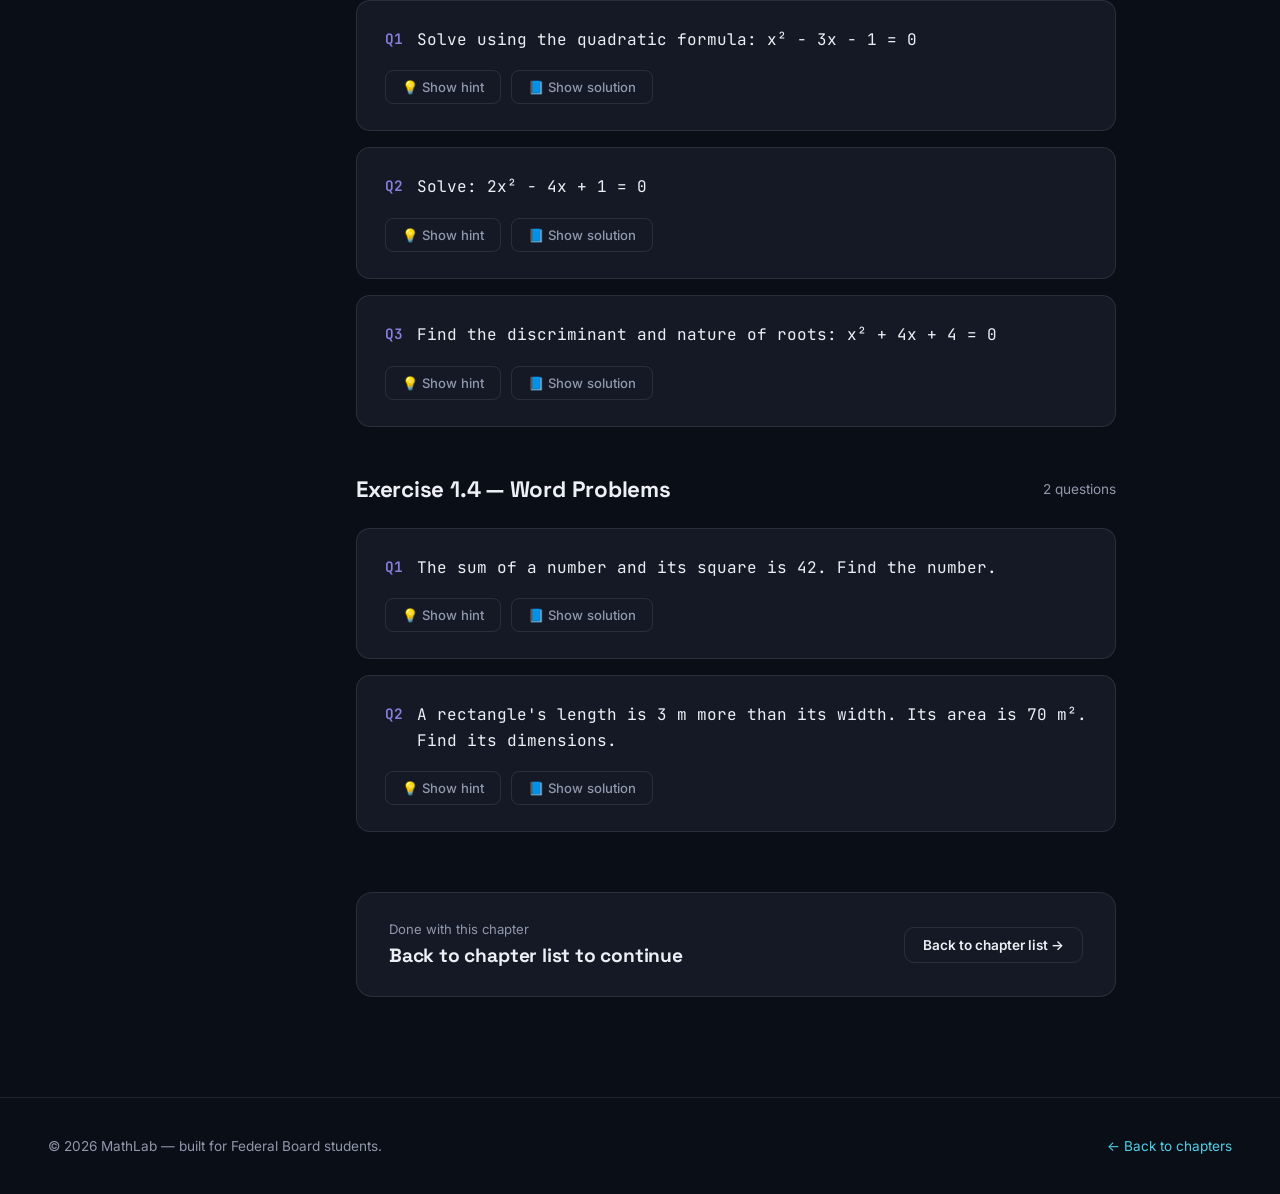
<file: chapter.html>
<!DOCTYPE html>
<html lang="en">
<head>
<meta charset="UTF-8">
<meta name="viewport" content="width=device-width, initial-scale=1.0">
<title>Chapter — MathLab</title>
<link rel="preconnect" href="https://fonts.googleapis.com">
<link rel="preconnect" href="https://fonts.gstatic.com" crossorigin>
<link href="https://fonts.googleapis.com/css2?family=Space+Grotesk:wght@500;600;700&family=Inter:wght@400;500;600&family=JetBrains+Mono:wght@400;500;600&display=swap" rel="stylesheet">
<link rel="stylesheet" href="style.css">
<style>
  .chapter-hero{padding:50px 48px 10px;}
  .chapter-hero h1{font-size:clamp(2rem,4.2vw,3rem); max-width:700px;}
  .chapter-hero p{color:var(--ink-dim); margin-top:14px; max-width:600px; line-height:1.65;}

  .chip-row{display:flex; gap:10px; margin-top:22px; flex-wrap:wrap;}
  .chip{font-size:0.8rem; padding:7px 16px; border-radius:100px; border:1px solid var(--line); color:var(--ink-dim);}

  .chapter-body{display:grid; grid-template-columns:260px 1fr; gap:48px; align-items:start; padding:40px 48px 100px;}
  .toc{position:sticky; top:96px; display:flex; flex-direction:column; gap:4px;}
  .toc a{padding:11px 16px; border-radius:10px; font-size:0.88rem; color:var(--ink-dim); border-left:2px solid transparent; transition:all 0.25s ease;}
  .toc a:hover{color:var(--ink); background:var(--bg-card);}
  .toc a.active{color:var(--cyan); border-left-color:var(--cyan); background:var(--bg-card);}

  .content-col{max-width:760px;}

  .concept-box{background:var(--bg-card); border:1px solid var(--line); border-radius:16px; padding:32px; margin-bottom:20px;}
  .concept-box h2{font-size:1.5rem; margin-bottom:14px;}
  .concept-box p{color:var(--ink-dim); line-height:1.75; font-size:0.98rem;}
  .concept-box p + p{margin-top:14px;}
  .formula-block{
    background:var(--bg-soft); border:1px solid var(--line); border-left:3px solid var(--cyan); border-radius:10px;
    padding:18px 22px; margin:18px 0; font-family:'JetBrains Mono', monospace; font-size:1.05rem; color:var(--cyan);
  }

  .exercise-header{display:flex; align-items:center; justify-content:space-between; margin:48px 0 24px;}
  .exercise-header h2{font-size:1.4rem;}
  .exercise-header .ex-count{color:var(--ink-dim); font-size:0.85rem;}

  .q-card{background:var(--bg-card); border:1px solid var(--line); border-radius:14px; padding:26px 28px; margin-bottom:16px;}
  .q-top{display:flex; gap:14px; align-items:flex-start;}
  .q-num{font-family:'JetBrains Mono', monospace; color:var(--violet); font-size:0.9rem; font-weight:600; flex-shrink:0; margin-top:2px;}
  .q-text{font-size:1rem; line-height:1.6; font-family:'JetBrains Mono', monospace;}

  .q-actions{display:flex; gap:10px; margin-top:18px; flex-wrap:wrap;}
  .q-toggle{
    font-size:0.82rem; padding:8px 16px; border-radius:8px; border:1px solid var(--line); background:transparent;
    color:var(--ink-dim); cursor:pointer; transition:all 0.25s ease; font-family:'Inter',sans-serif; font-weight:500;
  }
  .q-toggle.hint-btn:hover{border-color:var(--amber); color:var(--amber);}
  .q-toggle.sol-btn:hover{border-color:var(--cyan); color:var(--cyan);}

  .reveal-panel{margin-top:16px; padding:18px 20px; border-radius:10px; font-size:0.92rem; line-height:1.7; display:none;}
  .reveal-panel.open{display:block; animation:panelIn 0.35s ease;}
  @keyframes panelIn{from{opacity:0; transform:translateY(-6px);} to{opacity:1; transform:translateY(0);}}
  .hint-panel{background:rgba(242,169,59,0.08); border:1px solid rgba(242,169,59,0.25); color:#F5C778;}
  .hint-panel .label{color:var(--amber); font-weight:700; font-size:0.78rem; text-transform:uppercase; letter-spacing:0.06em; display:block; margin-bottom:6px;}
  .sol-panel{background:rgba(79,209,232,0.06); border:1px solid rgba(79,209,232,0.22); color:var(--ink); font-family:'JetBrains Mono', monospace;}
  .sol-panel .label{color:var(--cyan); font-weight:700; font-size:0.78rem; text-transform:uppercase; letter-spacing:0.06em; display:block; margin-bottom:10px; font-family:'Inter',sans-serif;}
  .sol-panel .step{margin-bottom:6px;}
  .sol-panel .step:last-child{margin-bottom:0; color:var(--green); font-weight:600;}

  .test-block{
    margin:56px 0; border:1px solid rgba(139,127,224,0.3); border-radius:18px;
    background:linear-gradient(160deg, rgba(139,127,224,0.08), rgba(79,209,232,0.04)); padding:36px;
  }
  .test-header{display:flex; align-items:center; gap:14px; margin-bottom:8px;}
  .test-header .tag{background:var(--violet); color:#100E1F; font-size:0.72rem; font-weight:700; padding:5px 12px; border-radius:100px; letter-spacing:0.05em;}
  .test-block h3{font-size:1.3rem; margin-top:14px;}
  .test-block p.sub{color:var(--ink-dim); margin-top:8px; font-size:0.92rem;}

  .quiz-q{margin-top:26px;}
  .quiz-q .qtext{font-family:'JetBrains Mono', monospace; font-size:0.98rem; margin-bottom:14px;}
  .quiz-options{display:flex; flex-direction:column; gap:10px;}
  .quiz-opt{
    display:flex; align-items:center; gap:12px; padding:13px 16px; border-radius:10px; border:1px solid var(--line);
    background:rgba(255,255,255,0.02); cursor:pointer; font-size:0.92rem; transition:all 0.2s ease;
  }
  .quiz-opt:hover{border-color:var(--violet);}
  .quiz-opt .letter{
    width:24px; height:24px; border-radius:50%; border:1px solid var(--line); display:flex; align-items:center;
    justify-content:center; font-size:0.78rem; flex-shrink:0; font-family:'JetBrains Mono', monospace;
  }
  .quiz-opt.correct{border-color:var(--green); background:rgba(95,208,149,0.1);}
  .quiz-opt.correct .letter{background:var(--green); color:#06200F; border-color:var(--green);}
  .quiz-opt.wrong{border-color:var(--red); background:rgba(232,99,107,0.1);}
  .quiz-opt.wrong .letter{background:var(--red); color:#250708; border-color:var(--red);}
  .quiz-feedback{margin-top:14px; font-size:0.88rem; padding:12px 16px; border-radius:8px; display:none;}
  .quiz-feedback.show{display:block; animation:panelIn 0.3s ease;}
  .quiz-feedback.right{background:rgba(95,208,149,0.1); color:var(--green);}
  .quiz-feedback.wrong{background:rgba(232,99,107,0.1); color:var(--red);}
  .quiz-progress{display:flex; gap:6px; margin-top:28px;}
  .quiz-dot{width:8px; height:8px; border-radius:50%; background:var(--line);}
  .quiz-dot.active{background:var(--violet);}
  .quiz-dot.answered{background:var(--green);}
  .quiz-score{margin-top:20px; font-size:0.95rem; color:var(--ink-dim); display:none;}
  .quiz-score.show{display:block;}
  .quiz-score b{color:var(--violet);}

  .next-chapter{
    margin-top:60px; padding:28px 32px; border-radius:16px; background:var(--bg-card); border:1px solid var(--line);
    display:flex; justify-content:space-between; align-items:center; gap:20px; flex-wrap:wrap;
  }
  .next-chapter .label{color:var(--ink-dim); font-size:0.82rem; margin-bottom:6px; display:block;}
  .next-chapter h3{font-size:1.2rem;}

  @media (max-width:900px){
    .chapter-body{grid-template-columns:1fr; padding:30px 20px 70px;}
    .toc{position:static; flex-direction:row; overflow-x:auto; padding-bottom:8px;}
    .toc a{white-space:nowrap;}
    .chapter-hero{padding:34px 20px 10px;}
  }
</style>
</head>
<body>

<canvas id="bgCanvas"></canvas>
<div class="bg-fade"></div>

<div class="page-shell">
  <nav>
    <div class="logo"><span class="mark">∫</span>MathLab</div>
    <div class="breadcrumb">
      <a href="index.html">Home</a>
      <span class="sep">/</span>
      <a href="class.html" id="classBreadcrumb">Class 10</a>
      <span class="sep">/</span>
      <span class="current" id="chapterBreadcrumb">Quadratic Equations</span>
    </div>
  </nav>

  <section class="chapter-hero">
    <span class="section-tag" id="chapterTag">Chapter 01 · Algebra</span>
    <h1 id="chapterTitle">Quadratic Equations</h1>
    <p id="chapterDesc">Equations where the highest power of the variable is 2. This chapter covers solving them by factorization, completing the square, and the quadratic formula — plus word problems that turn into quadratics.</p>
    <div class="chip-row">
      <span class="chip">24 questions</span>
      <span class="chip">4 exercises</span>
      <span class="chip">1 quick test</span>
      <span class="chip">~50 min</span>
    </div>
  </section>

  <div class="chapter-body">
    <aside class="toc">
      <a href="#concept" class="active">Concept overview</a>
      <a href="#ex-1">Exercise 1.1</a>
      <a href="#ex-2">Exercise 1.2</a>
      <a href="#midtest">Quick test</a>
      <a href="#ex-3">Exercise 1.3</a>
      <a href="#ex-4">Exercise 1.4</a>
    </aside>

    <div class="content-col">

      <div id="concept" class="concept-box reveal">
        <h2>Concept Overview</h2>
        <p>A <b style="color:var(--ink);">quadratic equation</b> is any equation that can be written in the standard form below, where a ≠ 0.</p>
        <div class="formula-block">ax² + bx + c = 0</div>
        <p>There are three standard methods to solve it: <b style="color:var(--ink);">factorization</b> (splitting the middle term), <b style="color:var(--ink);">completing the square</b>, and the <b style="color:var(--ink);">quadratic formula</b> shown below.</p>
        <div class="formula-block">x = (−b ± √(b² − 4ac)) / 2a</div>
        <p>The expression under the root, b² − 4ac, is called the <b style="color:var(--ink);">discriminant</b>. It tells you whether the roots are real, equal, or complex — useful for checking your answer even before fully solving.</p>
      </div>

      <!-- EXERCISE 1.1 -->
      <div id="ex-1">
        <div class="exercise-header reveal">
          <h2>Exercise 1.1 — Solve by Factorization</h2>
          <span class="ex-count">6 questions</span>
        </div>

        <div class="q-card reveal">
          <div class="q-top"><span class="q-num">Q1</span><span class="q-text">Solve: x² − 5x + 6 = 0</span></div>
          <div class="q-actions">
            <button class="q-toggle hint-btn">💡 Show hint</button>
            <button class="q-toggle sol-btn">📘 Show solution</button>
          </div>
          <div class="reveal-panel hint-panel"><span class="label">Hint</span>Find two numbers that multiply to give 6 and add to give −5.</div>
          <div class="reveal-panel sol-panel">
            <span class="label">Solution</span>
            <div class="step">x² − 5x + 6 = 0</div>
            <div class="step">x² − 2x − 3x + 6 = 0</div>
            <div class="step">x(x − 2) − 3(x − 2) = 0</div>
            <div class="step">(x − 2)(x − 3) = 0</div>
            <div class="step">x = 2, x = 3</div>
          </div>
        </div>

        <div class="q-card reveal">
          <div class="q-top"><span class="q-num">Q2</span><span class="q-text">Solve: 2x² + 7x + 3 = 0</span></div>
          <div class="q-actions">
            <button class="q-toggle hint-btn">💡 Show hint</button>
            <button class="q-toggle sol-btn">📘 Show solution</button>
          </div>
          <div class="reveal-panel hint-panel"><span class="label">Hint</span>Multiply a and c first (2 × 3 = 6). Find two numbers that multiply to 6 and add to 7.</div>
          <div class="reveal-panel sol-panel">
            <span class="label">Solution</span>
            <div class="step">2x² + 7x + 3 = 0</div>
            <div class="step">2x² + 6x + x + 3 = 0</div>
            <div class="step">2x(x + 3) + 1(x + 3) = 0</div>
            <div class="step">(x + 3)(2x + 1) = 0</div>
            <div class="step">x = −3, x = −1/2</div>
          </div>
        </div>

        <div class="q-card reveal">
          <div class="q-top"><span class="q-num">Q3</span><span class="q-text">Solve: x² − 9 = 0</span></div>
          <div class="q-actions">
            <button class="q-toggle hint-btn">💡 Show hint</button>
            <button class="q-toggle sol-btn">📘 Show solution</button>
          </div>
          <div class="reveal-panel hint-panel"><span class="label">Hint</span>This is a difference of squares: a² − b² = (a − b)(a + b).</div>
          <div class="reveal-panel sol-panel">
            <span class="label">Solution</span>
            <div class="step">x² − 9 = 0</div>
            <div class="step">(x − 3)(x + 3) = 0</div>
            <div class="step">x = 3, x = −3</div>
          </div>
        </div>

        <div class="q-card reveal">
          <div class="q-top"><span class="q-num">Q4</span><span class="q-text">Solve: x² + 2x − 15 = 0</span></div>
          <div class="q-actions">
            <button class="q-toggle hint-btn">💡 Show hint</button>
            <button class="q-toggle sol-btn">📘 Show solution</button>
          </div>
          <div class="reveal-panel hint-panel"><span class="label">Hint</span>Find two numbers that multiply to −15 and add to 2.</div>
          <div class="reveal-panel sol-panel">
            <span class="label">Solution</span>
            <div class="step">x² + 2x − 15 = 0</div>
            <div class="step">x² + 5x − 3x − 15 = 0</div>
            <div class="step">x(x + 5) − 3(x + 5) = 0</div>
            <div class="step">(x + 5)(x − 3) = 0</div>
            <div class="step">x = −5, x = 3</div>
          </div>
        </div>

        <div class="q-card reveal">
          <div class="q-top"><span class="q-num">Q5</span><span class="q-text">Solve: 3x² − 8x + 4 = 0</span></div>
          <div class="q-actions">
            <button class="q-toggle hint-btn">💡 Show hint</button>
            <button class="q-toggle sol-btn">📘 Show solution</button>
          </div>
          <div class="reveal-panel hint-panel"><span class="label">Hint</span>a × c = 12. Find two numbers multiplying to 12, adding to −8.</div>
          <div class="reveal-panel sol-panel">
            <span class="label">Solution</span>
            <div class="step">3x² − 8x + 4 = 0</div>
            <div class="step">3x² − 6x − 2x + 4 = 0</div>
            <div class="step">3x(x − 2) − 2(x − 2) = 0</div>
            <div class="step">(x − 2)(3x − 2) = 0</div>
            <div class="step">x = 2, x = 2/3</div>
          </div>
        </div>

        <div class="q-card reveal">
          <div class="q-top"><span class="q-num">Q6</span><span class="q-text">Solve: x² = 4x</span></div>
          <div class="q-actions">
            <button class="q-toggle hint-btn">💡 Show hint</button>
            <button class="q-toggle sol-btn">📘 Show solution</button>
          </div>
          <div class="reveal-panel hint-panel"><span class="label">Hint</span>Bring all terms to one side first — don't divide by x, you'll lose a root.</div>
          <div class="reveal-panel sol-panel">
            <span class="label">Solution</span>
            <div class="step">x² − 4x = 0</div>
            <div class="step">x(x − 4) = 0</div>
            <div class="step">x = 0, x = 4</div>
          </div>
        </div>
      </div>

      <!-- EXERCISE 1.2 -->
      <div id="ex-2">
        <div class="exercise-header reveal">
          <h2>Exercise 1.2 — Completing the Square</h2>
          <span class="ex-count">4 questions</span>
        </div>

        <div class="q-card reveal">
          <div class="q-top"><span class="q-num">Q1</span><span class="q-text">Solve by completing the square: x² + 6x + 5 = 0</span></div>
          <div class="q-actions">
            <button class="q-toggle hint-btn">💡 Show hint</button>
            <button class="q-toggle sol-btn">📘 Show solution</button>
          </div>
          <div class="reveal-panel hint-panel"><span class="label">Hint</span>Half of 6 is 3 — add and subtract 3² = 9.</div>
          <div class="reveal-panel sol-panel">
            <span class="label">Solution</span>
            <div class="step">x² + 6x + 5 = 0</div>
            <div class="step">x² + 6x + 9 − 9 + 5 = 0</div>
            <div class="step">(x + 3)² = 4</div>
            <div class="step">x + 3 = ±2</div>
            <div class="step">x = −1, x = −5</div>
          </div>
        </div>

        <div class="q-card reveal">
          <div class="q-top"><span class="q-num">Q2</span><span class="q-text">Solve by completing the square: x² − 4x − 1 = 0</span></div>
          <div class="q-actions">
            <button class="q-toggle hint-btn">💡 Show hint</button>
            <button class="q-toggle sol-btn">📘 Show solution</button>
          </div>
          <div class="reveal-panel hint-panel"><span class="label">Hint</span>Half of −4 is −2 — add and subtract (−2)² = 4.</div>
          <div class="reveal-panel sol-panel">
            <span class="label">Solution</span>
            <div class="step">x² − 4x − 1 = 0</div>
            <div class="step">(x − 2)² − 4 − 1 = 0</div>
            <div class="step">(x − 2)² = 5</div>
            <div class="step">x = 2 ± √5</div>
          </div>
        </div>

        <div class="q-card reveal">
          <div class="q-top"><span class="q-num">Q3</span><span class="q-text">Solve: 2x² + 4x − 6 = 0 (complete the square)</span></div>
          <div class="q-actions">
            <button class="q-toggle hint-btn">💡 Show hint</button>
            <button class="q-toggle sol-btn">📘 Show solution</button>
          </div>
          <div class="reveal-panel hint-panel"><span class="label">Hint</span>Divide the whole equation by 2 first to make the leading coefficient 1.</div>
          <div class="reveal-panel sol-panel">
            <span class="label">Solution</span>
            <div class="step">x² + 2x − 3 = 0</div>
            <div class="step">(x + 1)² − 1 − 3 = 0</div>
            <div class="step">(x + 1)² = 4</div>
            <div class="step">x = 1, x = −3</div>
          </div>
        </div>

        <div class="q-card reveal">
          <div class="q-top"><span class="q-num">Q4</span><span class="q-text">Solve: x² + 3x − 2 = 0 (complete the square)</span></div>
          <div class="q-actions">
            <button class="q-toggle hint-btn">💡 Show hint</button>
            <button class="q-toggle sol-btn">📘 Show solution</button>
          </div>
          <div class="reveal-panel hint-panel"><span class="label">Hint</span>Half of 3 is 3/2 — your square term will involve a fraction.</div>
          <div class="reveal-panel sol-panel">
            <span class="label">Solution</span>
            <div class="step">(x + 3/2)² − 9/4 − 2 = 0</div>
            <div class="step">(x + 3/2)² = 17/4</div>
            <div class="step">x = (−3 ± √17) / 2</div>
          </div>
        </div>
      </div>

      <!-- MID-CHAPTER TEST -->
      <div id="midtest" class="test-block reveal">
        <div class="test-header">
          <span class="tag">QUICK TEST</span>
          <span style="color:var(--ink-dim); font-size:0.82rem;">3 questions · ungraded practice</span>
        </div>
        <h3>Pause and check: factorization & completing the square</h3>
        <p class="sub">Answer these before moving to the formula method. They cover what you just practiced in 1.1 and 1.2.</p>

        <div id="quizContainer"></div>

        <div class="quiz-progress" id="quizProgress"></div>
        <div class="quiz-score" id="quizScore"></div>
      </div>

      <!-- EXERCISE 1.3 -->
      <div id="ex-3">
        <div class="exercise-header reveal">
          <h2>Exercise 1.3 — Quadratic Formula</h2>
          <span class="ex-count">3 questions</span>
        </div>

        <div class="q-card reveal">
          <div class="q-top"><span class="q-num">Q1</span><span class="q-text">Solve using the quadratic formula: x² − 3x − 1 = 0</span></div>
          <div class="q-actions">
            <button class="q-toggle hint-btn">💡 Show hint</button>
            <button class="q-toggle sol-btn">📘 Show solution</button>
          </div>
          <div class="reveal-panel hint-panel"><span class="label">Hint</span>Identify a = 1, b = −3, c = −1, then substitute directly into the formula.</div>
          <div class="reveal-panel sol-panel">
            <span class="label">Solution</span>
            <div class="step">a = 1, b = −3, c = −1</div>
            <div class="step">x = (3 ± √(9 + 4)) / 2</div>
            <div class="step">x = (3 ± √13) / 2</div>
          </div>
        </div>

        <div class="q-card reveal">
          <div class="q-top"><span class="q-num">Q2</span><span class="q-text">Solve: 2x² − 4x + 1 = 0</span></div>
          <div class="q-actions">
            <button class="q-toggle hint-btn">💡 Show hint</button>
            <button class="q-toggle sol-btn">📘 Show solution</button>
          </div>
          <div class="reveal-panel hint-panel"><span class="label">Hint</span>a = 2, b = −4, c = 1. Simplify √8 = 2√2 at the end.</div>
          <div class="reveal-panel sol-panel">
            <span class="label">Solution</span>
            <div class="step">x = (4 ± √(16 − 8)) / 4</div>
            <div class="step">x = (4 ± 2√2) / 4</div>
            <div class="step">x = (2 ± √2) / 2</div>
          </div>
        </div>

        <div class="q-card reveal">
          <div class="q-top"><span class="q-num">Q3</span><span class="q-text">Find the discriminant and nature of roots: x² + 4x + 4 = 0</span></div>
          <div class="q-actions">
            <button class="q-toggle hint-btn">💡 Show hint</button>
            <button class="q-toggle sol-btn">📘 Show solution</button>
          </div>
          <div class="reveal-panel hint-panel"><span class="label">Hint</span>Discriminant = b² − 4ac. If it equals 0, roots are real and equal.</div>
          <div class="reveal-panel sol-panel">
            <span class="label">Solution</span>
            <div class="step">b² − 4ac = 16 − 16 = 0</div>
            <div class="step">Discriminant = 0 → roots are real and equal</div>
            <div class="step">x = −2, −2</div>
          </div>
        </div>
      </div>

      <!-- EXERCISE 1.4 -->
      <div id="ex-4">
        <div class="exercise-header reveal">
          <h2>Exercise 1.4 — Word Problems</h2>
          <span class="ex-count">2 questions</span>
        </div>

        <div class="q-card reveal">
          <div class="q-top"><span class="q-num">Q1</span><span class="q-text">The sum of a number and its square is 42. Find the number.</span></div>
          <div class="q-actions">
            <button class="q-toggle hint-btn">💡 Show hint</button>
            <button class="q-toggle sol-btn">📘 Show solution</button>
          </div>
          <div class="reveal-panel hint-panel"><span class="label">Hint</span>Let the number be x. Translate "sum of a number and its square" into x² + x.</div>
          <div class="reveal-panel sol-panel">
            <span class="label">Solution</span>
            <div class="step">x² + x = 42</div>
            <div class="step">x² + x − 42 = 0</div>
            <div class="step">(x + 7)(x − 6) = 0</div>
            <div class="step">x = 6 or x = −7</div>
          </div>
        </div>

        <div class="q-card reveal">
          <div class="q-top"><span class="q-num">Q2</span><span class="q-text">A rectangle's length is 3 m more than its width. Its area is 70 m². Find its dimensions.</span></div>
          <div class="q-actions">
            <button class="q-toggle hint-btn">💡 Show hint</button>
            <button class="q-toggle sol-btn">📘 Show solution</button>
          </div>
          <div class="reveal-panel hint-panel"><span class="label">Hint</span>Let width = x, so length = x + 3. Area = length × width.</div>
          <div class="reveal-panel sol-panel">
            <span class="label">Solution</span>
            <div class="step">x(x + 3) = 70</div>
            <div class="step">x² + 3x − 70 = 0</div>
            <div class="step">(x + 10)(x − 7) = 0</div>
            <div class="step">Width = 7 m, Length = 10 m</div>
          </div>
        </div>
      </div>

      <div class="next-chapter reveal">
        <div>
          <span class="label">Done with this chapter</span>
          <h3 id="nextChapterText">Back to chapter list to continue</h3>
        </div>
        <a href="class.html" class="btn btn-outline btn-sm" id="backToClassBtn">Back to chapter list →</a>
      </div>

    </div>
  </div>

  <footer>
    <span>© 2026 MathLab — built for Federal Board students.</span>
    <a href="class.html" id="footerClassLink" style="color:var(--cyan);">← Back to chapters</a>
  </footer>
</div>

<script src="bg.js"></script>
<script src="calculator.js"></script>
<script>
  /* Read which class/chapter we came from, to wire breadcrumbs and back-links correctly.
     Full worked content below is the Class 10, Chapter 01 (Quadratic Equations) sample —
     this is the one chapter with complete exercises in this demo. */
  const params = new URLSearchParams(window.location.search);
  const c = params.get('c') || '10';
  const ch = params.get('ch') || '01';

  const CHAPTER_TITLES = {
    9: { "01":"Matrices and Determinants","02":"Real and Complex Numbers","03":"Logarithms","04":"Algebraic Expressions & Formulas","05":"Factorization","06":"Algebraic Manipulation","07":"Linear Equations & Inequalities","08":"Linear Graphs & Their Application","09":"Introduction to Coordinate Geometry","10":"Congruent Triangles","11":"Parallelograms and Triangles","12":"Line Bisectors & Angle Bisectors","13":"Sides and Angles of a Triangle","14":"Ratio and Proportion","15":"Pythagoras Theorem","16":"Theorems Related with Area","17":"Practical Geometry — Triangles" },
    10:{ "01":"Quadratic Equations","02":"Theory of Quadratic Equations","03":"Variations","04":"Partial Fractions","05":"Sets and Functions","06":"Basic Statistics","07":"Introduction to Trigonometry","08":"Projection of a Side of a Triangle","09":"Chords of a Circle","10":"Tangent to a Circle","11":"Chords and Arcs","12":"Angle in a Segment of a Circle","13":"Practical Geometry — Circles","14":"Areas of Triangles & Parallelograms" },
    11:{ "01":"Number Systems","02":"Sets, Functions and Groups","03":"Matrices and Determinants","04":"Quadratic Equations","05":"Partial Fractions","06":"Sequences and Series","07":"Permutation, Combination & Probability","08":"Mathematical Induction & Binomial Theorem","09":"Fundamentals of Trigonometry","10":"Trigonometric Identities","11":"Trigonometric Functions & Graphs","12":"Application of Trigonometry","13":"Inverse Trigonometric Functions" },
    12:{ "01":"Functions and Limits","02":"Differentiation","03":"Integration","04":"Introduction to Analytic Geometry","05":"Linear Inequalities & Linear Programming","06":"Conic Sections","07":"Vectors" }
  };

  const classChapters = CHAPTER_TITLES[c] || CHAPTER_TITLES['10'];
  const chosenTitle = classChapters[ch] || classChapters['01'];
  const isSampleChapter = (c === '10' && ch === '01');

  document.getElementById('classBreadcrumb').textContent = `Class ${c}`;
  document.getElementById('classBreadcrumb').href = `class.html?c=${c}`;
  document.getElementById('chapterBreadcrumb').textContent = chosenTitle;
  document.getElementById('chapterTag').textContent = `Chapter ${ch} · Class ${c}`;
  document.getElementById('backToClassBtn').href = `class.html?c=${c}`;
  document.getElementById('footerClassLink').href = `class.html?c=${c}`;

  if (!isSampleChapter){
    // Update the visible title/description, but keep the worked example content below
    // (this demo currently has full worked exercises only for Class 10 → Quadratic Equations).
    document.getElementById('chapterTitle').textContent = chosenTitle;
    document.getElementById('chapterDesc').textContent =
      `This is a preview of ${chosenTitle}. Full exercises for this chapter are coming soon — for now, here's a complete worked example (Quadratic Equations) showing exactly how every chapter will be structured: concept overview, exercises with hints and solutions, a quick test, and more exercises.`;
  }

  // Hint / Solution toggles
  document.querySelectorAll('.q-card').forEach(card => {
    const hintBtn = card.querySelector('.hint-btn');
    const solBtn = card.querySelector('.sol-btn');
    const hintPanel = card.querySelector('.hint-panel');
    const solPanel = card.querySelector('.sol-panel');

    hintBtn.addEventListener('click', () => {
      hintPanel.classList.toggle('open');
      hintBtn.textContent = hintPanel.classList.contains('open') ? '💡 Hide hint' : '💡 Show hint';
    });
    solBtn.addEventListener('click', () => {
      solPanel.classList.toggle('open');
      solBtn.textContent = solPanel.classList.contains('open') ? '📘 Hide solution' : '📘 Show solution';
    });
  });

  // Mid-chapter quiz
  const QUIZ = [
    { q: "What are the roots of x² − 7x + 10 = 0?", options: ["x = 2, x = 5", "x = −2, x = −5", "x = 1, x = 10", "x = 5, x = −2"], correct: 0 },
    { q: "Completing the square on x² + 8x + 7 = 0 gives (x + 4)² = ?", options: ["7", "9", "16", "23"], correct: 1 },
    { q: "Which value of the discriminant means the roots are real and equal?", options: ["Greater than 0", "Less than 0", "Equal to 0", "Cannot be determined"], correct: 2 }
  ];

  let current = 0;
  let score = 0;
  const answered = new Array(QUIZ.length).fill(false);

  const container = document.getElementById('quizContainer');
  const progressEl = document.getElementById('quizProgress');
  const scoreEl = document.getElementById('quizScore');

  QUIZ.forEach((_, i) => {
    const dot = document.createElement('div');
    dot.className = 'quiz-dot' + (i === 0 ? ' active' : '');
    progressEl.appendChild(dot);
  });

  function renderQuiz() {
    const item = QUIZ[current];
    container.innerHTML = `
      <div class="quiz-q">
        <div class="qtext">Q${current + 1}. ${item.q}</div>
        <div class="quiz-options">
          ${item.options.map((opt, i) => `
            <div class="quiz-opt" data-i="${i}">
              <span class="letter">${String.fromCharCode(65 + i)}</span>
              <span>${opt}</span>
            </div>
          `).join('')}
        </div>
        <div class="quiz-feedback" id="quizFeedback"></div>
        ${current < QUIZ.length - 1 ? '<button class="btn btn-outline btn-sm" id="nextQ" style="margin-top:18px; display:none;">Next question →</button>' : ''}
      </div>
    `;

    document.querySelectorAll('.quiz-opt').forEach(opt => {
      opt.addEventListener('click', () => {
        if (answered[current]) return;
        const idx = parseInt(opt.dataset.i);
        const feedback = document.getElementById('quizFeedback');
        const allOpts = document.querySelectorAll('.quiz-opt');

        allOpts.forEach(o => o.style.pointerEvents = 'none');

        if (idx === item.correct) {
          opt.classList.add('correct');
          feedback.textContent = '✓ Correct! Nicely done.';
          feedback.className = 'quiz-feedback show right';
          score++;
        } else {
          opt.classList.add('wrong');
          allOpts[item.correct].classList.add('correct');
          feedback.textContent = '✗ Not quite — the correct answer is highlighted above.';
          feedback.className = 'quiz-feedback show wrong';
        }

        answered[current] = true;
        progressEl.children[current].classList.add('answered');

        const nextBtn = document.getElementById('nextQ');
        if (nextBtn) {
          nextBtn.style.display = 'inline-flex';
          nextBtn.addEventListener('click', () => {
            current++;
            progressEl.children[current].classList.add('active');
            renderQuiz();
          });
        } else {
          scoreEl.innerHTML = `Quick test complete — you scored <b>${score} / ${QUIZ.length}</b>. ${score === QUIZ.length ? "Perfect! Move on to Exercise 1.3." : "Review the missed concept above, then continue."}`;
          scoreEl.classList.add('show');
        }
      });
    });
  }
  renderQuiz();

  // Scroll reveal
  const revealEls = document.querySelectorAll('.reveal');
  const observer = new IntersectionObserver((entries) => {
    entries.forEach(entry => {
      if (entry.isIntersecting) entry.target.classList.add('visible');
    });
  }, { threshold: 0.08 });
  revealEls.forEach(el => observer.observe(el));

  // TOC active state on scroll
  const sections = ['concept','ex-1','ex-2','midtest','ex-3','ex-4'].map(id => document.getElementById(id));
  const tocLinks = document.querySelectorAll('.toc a');
  window.addEventListener('scroll', () => {
    let activeIdx = 0;
    sections.forEach((sec, i) => {
      if (sec && sec.getBoundingClientRect().top < 160) activeIdx = i;
    });
    tocLinks.forEach((l, i) => l.classList.toggle('active', i === activeIdx));
  });
</script>

</body>
</html>
</file>
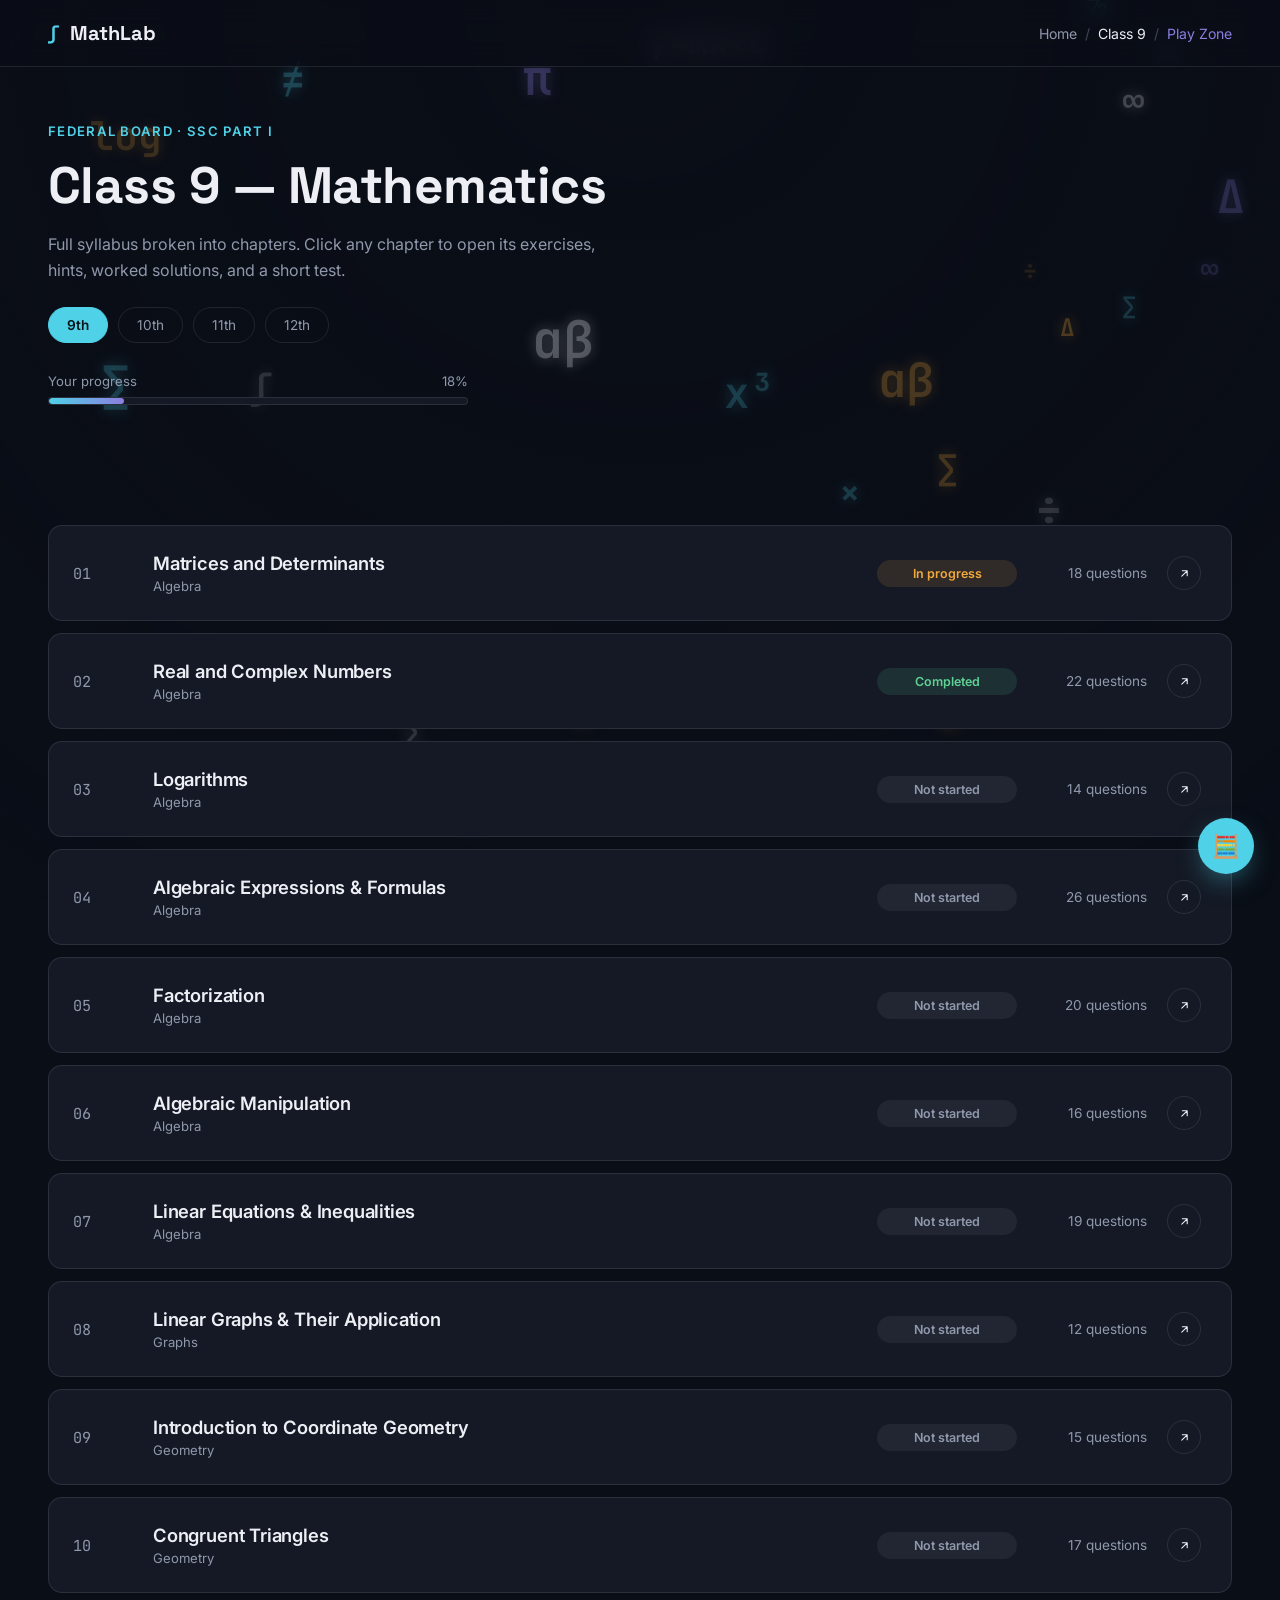
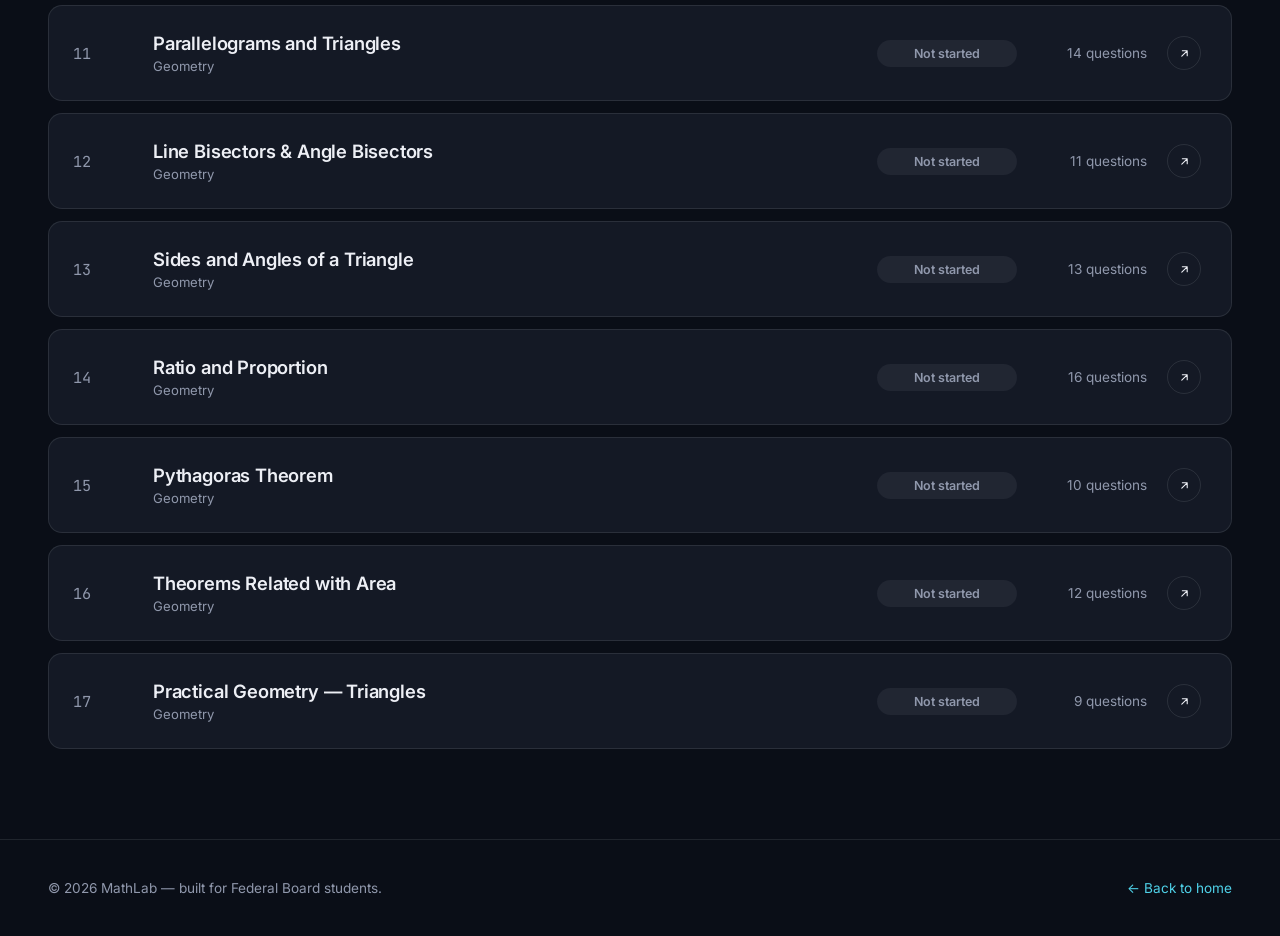
<file: class.html>
<!DOCTYPE html>
<html lang="en">
<head>
<meta charset="UTF-8">
<meta name="viewport" content="width=device-width, initial-scale=1.0">
<title>Class 9 — Mathematics Chapters | MathLab</title>
<link rel="preconnect" href="https://fonts.googleapis.com">
<link rel="preconnect" href="https://fonts.gstatic.com" crossorigin>
<link href="https://fonts.googleapis.com/css2?family=Space+Grotesk:wght@500;600;700&family=Inter:wght@400;500;600&family=JetBrains+Mono:wght@400;500;600&display=swap" rel="stylesheet">
<link rel="stylesheet" href="style.css">
<style>
  .class-hero{padding:56px 48px 20px;}
  .class-hero h1{font-size:clamp(2.2rem,4.5vw,3.2rem);}
  .class-hero p{color:var(--ink-dim); margin-top:14px; max-width:560px; line-height:1.6;}

  .progress-bar-wrap{ margin-top:30px; max-width:420px; }
  .progress-label{ display:flex; justify-content:space-between; font-size:0.82rem; color:var(--ink-dim); margin-bottom:8px; }
  .progress-track{ height:8px; border-radius:100px; background:var(--bg-card); border:1px solid var(--line); overflow:hidden; }
  .progress-fill{ height:100%; width:18%; background:linear-gradient(90deg, var(--cyan), var(--violet)); border-radius:100px; transition:width 1.2s cubic-bezier(.22,1,.36,1); }

  .chapter-list{ display:flex; flex-direction:column; gap:2px; margin-top:20px; }
  .chapter-row{
    display:grid; grid-template-columns:60px 1fr 140px 110px 40px; align-items:center; gap:20px;
    padding:26px 24px; background:var(--bg-card); border:1px solid var(--line); border-radius:14px;
    margin-bottom:10px; cursor:pointer; transition:border-color 0.3s ease, transform 0.3s cubic-bezier(.22,1,.36,1);
    text-decoration:none; color:var(--ink);
  }
  .chapter-row:hover{ border-color:var(--cyan); transform:translateX(6px); }
  .chapter-row .ch-num{ font-family:'JetBrains Mono', monospace; color:var(--ink-dim); font-size:0.95rem; }
  .chapter-row h3{ font-size:1.15rem; font-weight:600; font-family:'Inter', sans-serif; }
  .chapter-row .ch-meta{ color:var(--ink-dim); font-size:0.82rem; margin-top:4px; }
  .ch-status{ font-size:0.78rem; padding:6px 14px; border-radius:100px; text-align:center; font-weight:600; }
  .ch-status.done{ background:rgba(95,208,149,0.12); color:var(--green); }
  .ch-status.progress{ background:rgba(242,169,59,0.12); color:var(--amber); }
  .ch-status.locked{ background:rgba(237,239,245,0.06); color:var(--ink-dim); }
  .ch-questions{ color:var(--ink-dim); font-size:0.85rem; text-align:right; }
  .ch-arrow{
    width:34px; height:34px; border-radius:50%; border:1px solid var(--line);
    display:flex; align-items:center; justify-content:center;
    transition:transform 0.3s cubic-bezier(.22,1,.36,1), border-color 0.3s ease;
  }
  .chapter-row:hover .ch-arrow{ transform:rotate(45deg); border-color:var(--cyan); }

  .class-switch{ display:flex; gap:10px; margin-top:24px; flex-wrap:wrap; }
  .class-pill{ padding:9px 18px; border-radius:100px; font-size:0.85rem; border:1px solid var(--line); color:var(--ink-dim); transition:all 0.25s ease; }
  .class-pill.active{ background:var(--cyan); color:#06141A; border-color:var(--cyan); font-weight:600; }
  .class-pill:hover:not(.active){ border-color:var(--ink-dim); color:var(--ink); }

  @media (max-width:760px){
    .chapter-row{ grid-template-columns:36px 1fr 36px; row-gap:10px; }
    .ch-status, .ch-questions{ display:none; }
    .class-hero{ padding:40px 20px 10px; }
  }
</style>
</head>
<body>

<canvas id="bgCanvas"></canvas>
<div class="bg-fade"></div>

<div class="page-shell">
  <nav>
    <div class="logo"><span class="mark">∫</span>MathLab</div>
    <div class="breadcrumb">
      <a href="index.html">Home</a>
      <span class="sep">/</span>
      <span class="current" id="className">Class 9</span>
      <span class="sep">/</span>
      <a href="play.html" style="color:var(--violet);">Play Zone</a>
    </div>
  </nav>

  <section class="class-hero">
    <span class="section-tag" id="boardTag">Federal Board · SSC Part I</span>
    <h1 id="classTitle">Class 9 — Mathematics</h1>
    <p>Full syllabus broken into chapters. Click any chapter to open its exercises, hints, worked solutions, and a short test.</p>

    <div class="class-switch">
      <a class="class-pill" data-c="9" href="class.html?c=9">9th</a>
      <a class="class-pill" data-c="10" href="class.html?c=10">10th</a>
      <a class="class-pill" data-c="11" href="class.html?c=11">11th</a>
      <a class="class-pill" data-c="12" href="class.html?c=12">12th</a>
    </div>

    <div class="progress-bar-wrap">
      <div class="progress-label"><span>Your progress</span><span id="progressPct">18%</span></div>
      <div class="progress-track"><div class="progress-fill" id="progressFill"></div></div>
    </div>
  </section>

  <section>
    <div class="chapter-list" id="chapterList"></div>
  </section>

  <footer>
    <span>© 2026 MathLab — built for Federal Board students.</span>
    <a href="index.html" style="color:var(--cyan);">← Back to home</a>
  </footer>
</div>

<script src="bg.js"></script>
<script src="calculator.js"></script>
<script>
  const DATA = {
    9: {
      title: "Class 9 — Mathematics",
      board: "Federal Board · SSC Part I",
      progress: 18,
      chapters: [
        ["01","Matrices and Determinants","Algebra",18,"progress"],
        ["02","Real and Complex Numbers","Algebra",22,"done"],
        ["03","Logarithms","Algebra",14,"locked"],
        ["04","Algebraic Expressions & Formulas","Algebra",26,"locked"],
        ["05","Factorization","Algebra",20,"locked"],
        ["06","Algebraic Manipulation","Algebra",16,"locked"],
        ["07","Linear Equations & Inequalities","Algebra",19,"locked"],
        ["08","Linear Graphs & Their Application","Graphs",12,"locked"],
        ["09","Introduction to Coordinate Geometry","Geometry",15,"locked"],
        ["10","Congruent Triangles","Geometry",17,"locked"],
        ["11","Parallelograms and Triangles","Geometry",14,"locked"],
        ["12","Line Bisectors & Angle Bisectors","Geometry",11,"locked"],
        ["13","Sides and Angles of a Triangle","Geometry",13,"locked"],
        ["14","Ratio and Proportion","Geometry",16,"locked"],
        ["15","Pythagoras Theorem","Geometry",10,"locked"],
        ["16","Theorems Related with Area","Geometry",12,"locked"],
        ["17","Practical Geometry — Triangles","Geometry",9,"locked"]
      ]
    },
    10: {
      title: "Class 10 — Mathematics",
      board: "Federal Board · SSC Part II",
      progress: 6,
      chapters: [
        ["01","Quadratic Equations","Algebra",24,"progress"],
        ["02","Theory of Quadratic Equations","Algebra",20,"locked"],
        ["03","Variations","Algebra",16,"locked"],
        ["04","Partial Fractions","Algebra",14,"locked"],
        ["05","Sets and Functions","Algebra",18,"locked"],
        ["06","Basic Statistics","Statistics",22,"locked"],
        ["07","Introduction to Trigonometry","Trigonometry",26,"locked"],
        ["08","Projection of a Side of a Triangle","Trigonometry",10,"locked"],
        ["09","Chords of a Circle","Geometry",13,"locked"],
        ["10","Tangent to a Circle","Geometry",15,"locked"],
        ["11","Chords and Arcs","Geometry",11,"locked"],
        ["12","Angle in a Segment of a Circle","Geometry",9,"locked"],
        ["13","Practical Geometry — Circles","Geometry",12,"locked"],
        ["14","Areas of Triangles & Parallelograms","Geometry",14,"locked"]
      ]
    },
    11: {
      title: "Class 11 — Mathematics",
      board: "Federal Board · HSSC Part I",
      progress: 0,
      chapters: [
        ["01","Number Systems","Algebra",20,"locked"],
        ["02","Sets, Functions and Groups","Algebra",24,"locked"],
        ["03","Matrices and Determinants","Algebra",22,"locked"],
        ["04","Quadratic Equations","Algebra",18,"locked"],
        ["05","Partial Fractions","Algebra",14,"locked"],
        ["06","Sequences and Series","Algebra",21,"locked"],
        ["07","Permutation, Combination & Probability","Algebra",19,"locked"],
        ["08","Mathematical Induction & Binomial Theorem","Algebra",16,"locked"],
        ["09","Fundamentals of Trigonometry","Trigonometry",23,"locked"],
        ["10","Trigonometric Identities","Trigonometry",20,"locked"],
        ["11","Trigonometric Functions & Graphs","Trigonometry",15,"locked"],
        ["12","Application of Trigonometry","Trigonometry",17,"locked"],
        ["13","Inverse Trigonometric Functions","Trigonometry",12,"locked"]
      ]
    },
    12: {
      title: "Class 12 — Mathematics",
      board: "Federal Board · HSSC Part II",
      progress: 0,
      chapters: [
        ["01","Functions and Limits","Calculus",18,"locked"],
        ["02","Differentiation","Calculus",26,"locked"],
        ["03","Integration","Calculus",24,"locked"],
        ["04","Introduction to Analytic Geometry","Geometry",20,"locked"],
        ["05","Linear Inequalities & Linear Programming","Algebra",15,"locked"],
        ["06","Conic Sections","Geometry",19,"locked"],
        ["07","Vectors","Vectors",17,"locked"]
      ]
    }
  };

  const params = new URLSearchParams(window.location.search);
  const c = params.get('c') || '9';
  const data = DATA[c] || DATA['9'];

  document.getElementById('className').textContent = `Class ${c}`;
  document.getElementById('classTitle').textContent = data.title;
  document.getElementById('boardTag').textContent = data.board;
  document.getElementById('progressPct').textContent = data.progress + '%';
  document.getElementById('progressFill').style.width = data.progress + '%';

  document.querySelectorAll('.class-pill').forEach(p => {
    if (p.dataset.c === c) p.classList.add('active');
  });

  const list = document.getElementById('chapterList');
  data.chapters.forEach(([num, title, topic, qcount, status]) => {
    const row = document.createElement('a');
    row.href = `chapter.html?c=${c}&ch=${num}`;
    row.className = 'chapter-row reveal';
    const statusLabel = status === 'done' ? 'Completed' : status === 'progress' ? 'In progress' : 'Not started';
    row.innerHTML = `
      <span class="ch-num">${num}</span>
      <div>
        <h3>${title}</h3>
        <div class="ch-meta">${topic}</div>
      </div>
      <span class="ch-status ${status}">${statusLabel}</span>
      <span class="ch-questions">${qcount} questions</span>
      <div class="ch-arrow">
        <svg width="13" height="13" viewBox="0 0 24 24" fill="none"><path d="M7 17L17 7M17 7H8M17 7V16" stroke="#EDEFF5" stroke-width="2" stroke-linecap="round" stroke-linejoin="round"/></svg>
      </div>
    `;
    list.appendChild(row);
  });

  const revealEls = document.querySelectorAll('.reveal');
  const observer = new IntersectionObserver((entries) => {
    entries.forEach(entry => {
      if (entry.isIntersecting) entry.target.classList.add('visible');
    });
  }, { threshold: 0.1 });
  revealEls.forEach(el => observer.observe(el));
</script>

</body>
</html>
</file>
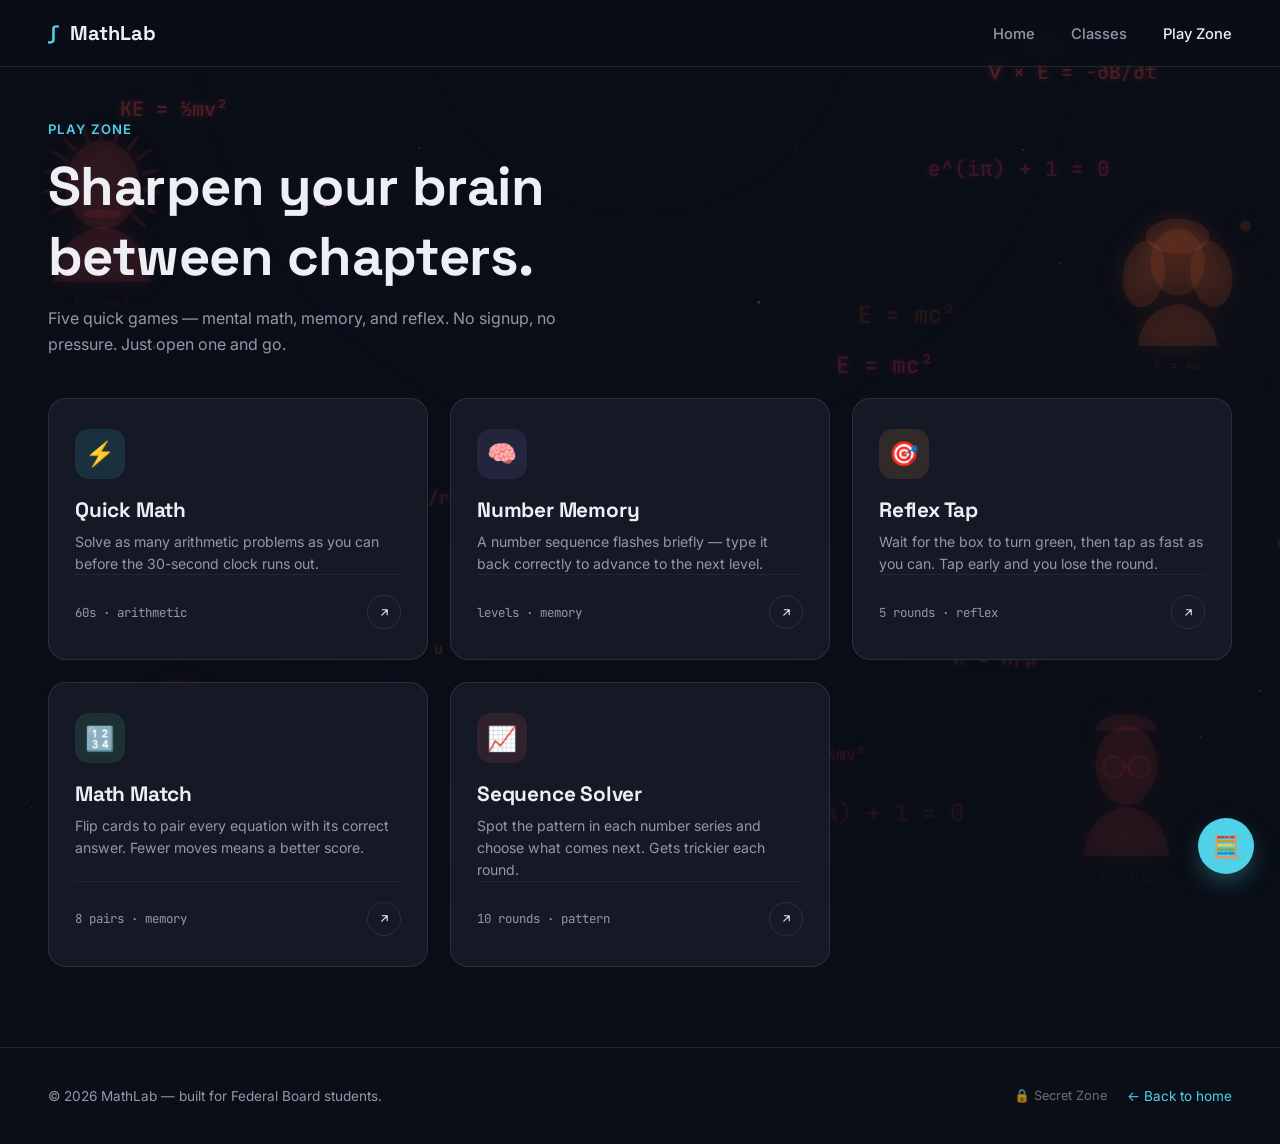
<file: play.html>
<!DOCTYPE html>
<html lang="en">
<head>
<meta charset="UTF-8">
<meta name="viewport" content="width=device-width, initial-scale=1.0">
<title>Play Zone — MathLab</title>
<link rel="preconnect" href="https://fonts.googleapis.com">
<link rel="preconnect" href="https://fonts.gstatic.com" crossorigin>
<link href="https://fonts.googleapis.com/css2?family=Space+Grotesk:wght@500;600;700&family=Inter:wght@400;500;600&family=JetBrains+Mono:wght@400;500;600&display=swap" rel="stylesheet">
<link rel="stylesheet" href="style.css">
<style>
  .play-hero{padding:54px 48px 10px;}
  .play-hero h1{font-size:clamp(2.2rem,4.8vw,3.4rem); max-width:700px;}
  .play-hero p{color:var(--ink-dim); margin-top:14px; max-width:560px; line-height:1.65;}

  /* ---------- Game grid ---------- */
  .game-grid{
    display:grid;
    grid-template-columns:repeat(3, 1fr);
    gap:22px;
    padding:30px 48px 80px;
  }
  .game-card{
    background:var(--bg-card);
    border:1px solid var(--line);
    border-radius:18px;
    padding:30px 26px;
    position:relative;
    overflow:hidden;
    cursor:pointer;
    transition:transform 0.35s cubic-bezier(.22,1,.36,1), border-color 0.35s ease, box-shadow 0.35s ease;
    display:flex;
    flex-direction:column;
    min-height:230px;
  }
  .game-card::before{
    content:'';
    position:absolute;
    top:-30%; right:-20%;
    width:200px; height:200px;
    border-radius:50%;
    opacity:0;
    transition:opacity 0.4s ease;
    filter:blur(44px);
  }
  .game-card:nth-child(1)::before{background:var(--cyan);}
  .game-card:nth-child(2)::before{background:var(--violet);}
  .game-card:nth-child(3)::before{background:var(--amber);}
  .game-card:nth-child(4)::before{background:var(--green);}
  .game-card:nth-child(5)::before{background:var(--red);}
  .game-card:hover{
    transform:translateY(-6px);
    box-shadow:0 20px 40px -20px rgba(0,0,0,0.55);
  }
  .game-card:hover::before{opacity:0.25;}
  .game-icon{
    width:50px; height:50px; border-radius:14px;
    display:flex; align-items:center; justify-content:center;
    font-size:1.5rem; margin-bottom:18px; position:relative; z-index:1;
  }
  .game-card:nth-child(1) .game-icon{background:rgba(79,209,232,0.12); color:var(--cyan);}
  .game-card:nth-child(2) .game-icon{background:rgba(139,127,224,0.12); color:var(--violet);}
  .game-card:nth-child(3) .game-icon{background:rgba(242,169,59,0.12); color:var(--amber);}
  .game-card:nth-child(4) .game-icon{background:rgba(95,208,149,0.12); color:var(--green);}
  .game-card:nth-child(5) .game-icon{background:rgba(232,99,107,0.12); color:var(--red);}
  .game-card h3{font-size:1.3rem; position:relative; z-index:1;}
  .game-card p{color:var(--ink-dim); font-size:0.88rem; margin-top:8px; line-height:1.55; position:relative; z-index:1;}
  .game-meta{
    margin-top:auto; display:flex; justify-content:space-between; align-items:center;
    padding-top:20px; border-top:1px solid var(--line-soft); position:relative; z-index:1;
  }
  .game-tag{font-size:0.78rem; color:var(--ink-dim); font-family:'JetBrains Mono', monospace;}
  .game-best{font-size:0.78rem; color:var(--cyan); font-weight:600;}
  .play-arrow{
    width:34px; height:34px; border-radius:50%; border:1px solid var(--line);
    display:flex; align-items:center; justify-content:center;
    transition:transform 0.35s cubic-bezier(.22,1,.36,1), border-color 0.3s ease;
  }
  .game-card:hover .play-arrow{transform:rotate(45deg); border-color:var(--cyan);}

  /* ---------- Modal overlay ---------- */
  .modal-overlay{
    position:fixed; inset:0; z-index:200;
    background:rgba(6,8,14,0.78);
    backdrop-filter:blur(8px);
    display:none;
    align-items:center; justify-content:center;
    padding:24px;
  }
  .modal-overlay.open{display:flex; animation:fadeIn 0.25s ease;}
  @keyframes fadeIn{from{opacity:0;} to{opacity:1;}}
  .modal-box{
    background:var(--bg-card);
    border:1px solid var(--line);
    border-radius:20px;
    width:100%; max-width:560px;
    max-height:88vh;
    overflow-y:auto;
    padding:32px;
    position:relative;
    animation:modalIn 0.3s cubic-bezier(.22,1,.36,1);
  }
  @keyframes modalIn{from{opacity:0; transform:translateY(20px) scale(0.97);} to{opacity:1; transform:translateY(0) scale(1);}}
  .modal-close{
    position:absolute; top:20px; right:20px;
    width:34px; height:34px; border-radius:50%;
    border:1px solid var(--line); background:transparent; color:var(--ink-dim);
    display:flex; align-items:center; justify-content:center; cursor:pointer;
    transition:all 0.25s ease; font-size:1rem;
  }
  .modal-close:hover{color:var(--ink); border-color:var(--red);}
  .modal-title{font-size:1.4rem; margin-bottom:4px; padding-right:40px;}
  .modal-sub{color:var(--ink-dim); font-size:0.85rem; margin-bottom:24px;}

  /* ---------- Shared game UI bits ---------- */
  .game-stats-row{display:flex; gap:24px; margin-bottom:22px;}
  .game-stat{flex:1; background:var(--bg-soft); border:1px solid var(--line); border-radius:12px; padding:14px 16px; text-align:center;}
  .game-stat .val{font-family:'JetBrains Mono', monospace; font-size:1.5rem; font-weight:600; color:var(--cyan);}
  .game-stat .lbl{font-size:0.75rem; color:var(--ink-dim); margin-top:2px;}

  .game-display{
    background:var(--bg-soft); border:1px solid var(--line); border-radius:14px;
    padding:32px; text-align:center; margin-bottom:20px; min-height:90px;
    display:flex; flex-direction:column; align-items:center; justify-content:center;
  }
  .game-display .prompt{font-family:'JetBrains Mono', monospace; font-size:2rem; font-weight:600;}
  .game-display .sub{color:var(--ink-dim); font-size:0.85rem; margin-top:8px;}

  .answer-input{
    width:100%; padding:14px 16px; border-radius:10px; border:1px solid var(--line);
    background:var(--bg-soft); color:var(--ink); font-family:'JetBrains Mono', monospace;
    font-size:1.1rem; text-align:center; margin-bottom:14px; outline:none;
    transition:border-color 0.25s ease;
  }
  .answer-input:focus{border-color:var(--cyan);}

  .opt-grid{display:grid; grid-template-columns:1fr 1fr; gap:12px; margin-bottom:14px;}
  .opt-btn{
    padding:16px; border-radius:10px; border:1px solid var(--line); background:var(--bg-soft);
    color:var(--ink); font-family:'JetBrains Mono', monospace; font-size:1.1rem; cursor:pointer;
    transition:all 0.2s ease;
  }
  .opt-btn:hover{border-color:var(--cyan);}
  .opt-btn.correct{border-color:var(--green); background:rgba(95,208,149,0.12); color:var(--green);}
  .opt-btn.wrong{border-color:var(--red); background:rgba(232,99,107,0.12); color:var(--red);}

  .game-msg{text-align:center; font-size:0.9rem; min-height:22px; margin-bottom:8px;}
  .game-msg.right{color:var(--green);}
  .game-msg.wrong{color:var(--red);}
  .game-msg.info{color:var(--ink-dim);}

  .end-screen{text-align:center; padding:20px 0;}
  .end-screen .score-big{font-family:'JetBrains Mono', monospace; font-size:3rem; color:var(--cyan); font-weight:700;}
  .end-screen p{color:var(--ink-dim); margin-top:8px;}

  /* Memory grid (Number Memory + Math Match) */
  .mem-grid{display:grid; grid-template-columns:repeat(4, 1fr); gap:10px; margin-bottom:16px;}
  .mem-cell{
    aspect-ratio:1; border-radius:10px; background:var(--bg-soft); border:1px solid var(--line);
    display:flex; align-items:center; justify-content:center; font-family:'JetBrains Mono', monospace;
    font-size:1.1rem; cursor:pointer; transition:all 0.25s ease; user-select:none;
  }
  .mem-cell.flipped{background:rgba(79,209,232,0.12); border-color:var(--cyan); color:var(--cyan);}
  .mem-cell.matched{background:rgba(95,208,149,0.12); border-color:var(--green); color:var(--green); cursor:default;}
  .mem-cell.lit{background:var(--violet); color:#100E1F; border-color:var(--violet); transform:scale(1.05);}

  /* Reflex game */
  .reflex-zone{
    height:220px; border-radius:14px; border:1px solid var(--line); background:var(--bg-soft);
    display:flex; align-items:center; justify-content:center; cursor:pointer;
    font-size:1.3rem; font-weight:600; transition:background 0.15s ease; margin-bottom:14px; text-align:center; padding:20px;
  }
  .reflex-zone.wait{color:var(--ink-dim);}
  .reflex-zone.ready{background:rgba(95,208,149,0.15); color:var(--green); border-color:var(--green);}
  .reflex-zone.too-soon{background:rgba(232,99,107,0.15); color:var(--red); border-color:var(--red);}

  .btn-game{
    width:100%; padding:14px; border-radius:10px; border:none; background:var(--cyan); color:#06141A;
    font-weight:600; font-size:0.95rem; cursor:pointer; transition:transform 0.2s ease; font-family:'Inter',sans-serif;
  }
  .btn-game:hover{transform:translateY(-2px);}
  .btn-game.secondary{background:transparent; border:1px solid var(--line); color:var(--ink);}

  @media (max-width:900px){
    .game-grid{grid-template-columns:1fr 1fr; padding:20px 20px 60px;}
    .play-hero{padding:36px 20px 6px;}
  }
  @media (max-width:560px){
    .game-grid{grid-template-columns:1fr;}
    .opt-grid{grid-template-columns:1fr 1fr;}
    .mem-grid{grid-template-columns:repeat(4,1fr); gap:8px;}
  }

  /* Lighter fade on this page so the scientist silhouettes & equations stay visible */
  .bg-fade{
    background:radial-gradient(circle at 50% 0%, rgba(10,14,23,0.08) 0%, rgba(10,14,23,0.42) 100%);
  }
</style>
</head>
<body>

<canvas id="bgCanvas"></canvas>
<div class="bg-fade"></div>

<div class="page-shell">
  <nav>
    <div class="logo"><span class="mark">∫</span>MathLab</div>
    <ul class="nav-links">
      <li><a href="index.html">Home</a></li>
      <li><a href="index.html#classes">Classes</a></li>
      <li><a href="play.html" class="active">Play Zone</a></li>
    </ul>
  </nav>

  <section class="play-hero">
    <span class="section-tag">Play Zone</span>
    <h1>Sharpen your brain between chapters.</h1>
    <p>Five quick games — mental math, memory, and reflex. No signup, no pressure. Just open one and go.</p>
  </section>

  <div class="game-grid">

    <div class="game-card" data-game="quickmath">
      <div class="game-icon">⚡</div>
      <h3>Quick Math</h3>
      <p>Solve as many arithmetic problems as you can before the 30-second clock runs out.</p>
      <div class="game-meta">
        <span class="game-tag">60s · arithmetic</span>
        <div class="play-arrow"><svg width="13" height="13" viewBox="0 0 24 24" fill="none"><path d="M7 17L17 7M17 7H8M17 7V16" stroke="#EDEFF5" stroke-width="2" stroke-linecap="round" stroke-linejoin="round"/></svg></div>
      </div>
    </div>

    <div class="game-card" data-game="memory">
      <div class="game-icon">🧠</div>
      <h3>Number Memory</h3>
      <p>A number sequence flashes briefly — type it back correctly to advance to the next level.</p>
      <div class="game-meta">
        <span class="game-tag">levels · memory</span>
        <div class="play-arrow"><svg width="13" height="13" viewBox="0 0 24 24" fill="none"><path d="M7 17L17 7M17 7H8M17 7V16" stroke="#EDEFF5" stroke-width="2" stroke-linecap="round" stroke-linejoin="round"/></svg></div>
      </div>
    </div>

    <div class="game-card" data-game="reflex">
      <div class="game-icon">🎯</div>
      <h3>Reflex Tap</h3>
      <p>Wait for the box to turn green, then tap as fast as you can. Tap early and you lose the round.</p>
      <div class="game-meta">
        <span class="game-tag">5 rounds · reflex</span>
        <div class="play-arrow"><svg width="13" height="13" viewBox="0 0 24 24" fill="none"><path d="M7 17L17 7M17 7H8M17 7V16" stroke="#EDEFF5" stroke-width="2" stroke-linecap="round" stroke-linejoin="round"/></svg></div>
      </div>
    </div>

    <div class="game-card" data-game="match">
      <div class="game-icon">🔢</div>
      <h3>Math Match</h3>
      <p>Flip cards to pair every equation with its correct answer. Fewer moves means a better score.</p>
      <div class="game-meta">
        <span class="game-tag">8 pairs · memory</span>
        <div class="play-arrow"><svg width="13" height="13" viewBox="0 0 24 24" fill="none"><path d="M7 17L17 7M17 7H8M17 7V16" stroke="#EDEFF5" stroke-width="2" stroke-linecap="round" stroke-linejoin="round"/></svg></div>
      </div>
    </div>

    <div class="game-card" data-game="sequence">
      <div class="game-icon">📈</div>
      <h3>Sequence Solver</h3>
      <p>Spot the pattern in each number series and choose what comes next. Gets trickier each round.</p>
      <div class="game-meta">
        <span class="game-tag">10 rounds · pattern</span>
        <div class="play-arrow"><svg width="13" height="13" viewBox="0 0 24 24" fill="none"><path d="M7 17L17 7M17 7H8M17 7V16" stroke="#EDEFF5" stroke-width="2" stroke-linecap="round" stroke-linejoin="round"/></svg></div>
      </div>
    </div>

  </div>

  <footer>
    <span>© 2026 MathLab — built for Federal Board students.</span>
    <span style="display:flex; align-items:center; gap:20px;">
      <a href="secret.html" style="color:var(--ink-dim); font-size:0.8rem; opacity:0.7;">🔒 Secret Zone</a>
      <a href="index.html" style="color:var(--cyan);">← Back to home</a>
    </span>
  </footer>
</div>

<!-- ============ MODAL ============ -->
<div class="modal-overlay" id="modalOverlay">
  <div class="modal-box" id="modalBox">
    <button class="modal-close" id="modalClose">✕</button>
    <div id="modalContent"></div>
  </div>
</div>

<script src="scientist-bg.js"></script>
<script src="calculator.js"></script>
<script>
/* ===================== Modal plumbing ===================== */
const overlay = document.getElementById('modalOverlay');
const modalContent = document.getElementById('modalContent');
let activeTimer = null;

function closeModal(){
  overlay.classList.remove('open');
  if (activeTimer) { clearInterval(activeTimer); clearTimeout(activeTimer); activeTimer = null; }
  modalContent.innerHTML = '';
}
document.getElementById('modalClose').addEventListener('click', closeModal);
overlay.addEventListener('click', (e) => { if (e.target === overlay) closeModal(); });
document.addEventListener('keydown', (e) => { if (e.key === 'Escape') closeModal(); });

function openModal(html){
  modalContent.innerHTML = html;
  overlay.classList.add('open');
}

document.querySelectorAll('.game-card').forEach(card => {
  card.addEventListener('click', () => {
    const game = card.dataset.game;
    if (game === 'quickmath') initQuickMath();
    if (game === 'memory') initMemory();
    if (game === 'reflex') initReflex();
    if (game === 'match') initMatch();
    if (game === 'sequence') initSequence();
  });
});

function rand(min, max){ return Math.floor(Math.random() * (max - min + 1)) + min; }
function shuffle(arr){ return arr.sort(() => Math.random() - 0.5); }

/* ===================== 1. QUICK MATH ===================== */
function initQuickMath(){
  let score = 0, timeLeft = 30, current = null;

  openModal(`
    <h3 class="modal-title">Quick Math</h3>
    <p class="modal-sub">Solve as many as you can in 30 seconds.</p>
    <div class="game-stats-row">
      <div class="game-stat"><div class="val" id="qmScore">0</div><div class="lbl">Score</div></div>
      <div class="game-stat"><div class="val" id="qmTime">30</div><div class="lbl">Seconds</div></div>
    </div>
    <div class="game-display"><div class="prompt" id="qmPrompt">Ready?</div></div>
    <input type="text" inputmode="numeric" class="answer-input" id="qmInput" placeholder="Type your answer" disabled>
    <div class="game-msg info" id="qmMsg">Press start when you're ready.</div>
    <button class="btn-game" id="qmStart">Start</button>
  `);

  function newQuestion(){
    const ops = ['+','-','×'];
    const op = ops[rand(0,2)];
    let a, b, ans;
    if (op === '+'){ a = rand(10,90); b = rand(10,90); ans = a+b; }
    else if (op === '-'){ a = rand(20,99); b = rand(1,a); ans = a-b; }
    else { a = rand(2,12); b = rand(2,12); ans = a*b; }
    current = ans;
    document.getElementById('qmPrompt').textContent = `${a} ${op} ${b} = ?`;
  }

  document.getElementById('qmStart').addEventListener('click', () => {
    score = 0; timeLeft = 30;
    document.getElementById('qmScore').textContent = score;
    document.getElementById('qmTime').textContent = timeLeft;
    document.getElementById('qmStart').style.display = 'none';
    const input = document.getElementById('qmInput');
    input.disabled = false;
    input.value = '';
    input.focus();
    document.getElementById('qmMsg').textContent = 'Go!';
    document.getElementById('qmMsg').className = 'game-msg info';
    newQuestion();

    activeTimer = setInterval(() => {
      timeLeft--;
      document.getElementById('qmTime').textContent = timeLeft;
      if (timeLeft <= 0){
        clearInterval(activeTimer);
        input.disabled = true;
        document.getElementById('qmPrompt').textContent = "Time's up!";
        document.getElementById('qmMsg').textContent = `Final score: ${score} solved.`;
        document.getElementById('qmMsg').className = 'game-msg right';
        const startBtn = document.getElementById('qmStart');
        startBtn.textContent = 'Play again';
        startBtn.style.display = 'block';
      }
    }, 1000);

    input.addEventListener('keydown', (e) => {
      if (e.key === 'Enter' && !input.disabled){
        const val = parseInt(input.value, 10);
        if (val === current){
          score++;
          document.getElementById('qmScore').textContent = score;
          document.getElementById('qmMsg').textContent = '✓ Correct!';
          document.getElementById('qmMsg').className = 'game-msg right';
        } else {
          document.getElementById('qmMsg').textContent = `✗ It was ${current}`;
          document.getElementById('qmMsg').className = 'game-msg wrong';
        }
        input.value = '';
        newQuestion();
      }
    });
  });
}

/* ===================== 2. NUMBER MEMORY ===================== */
function initMemory(){
  let level = 1, sequence = [];

  openModal(`
    <h3 class="modal-title">Number Memory</h3>
    <p class="modal-sub">Memorize the sequence, then type it back.</p>
    <div class="game-stats-row">
      <div class="game-stat"><div class="val" id="memLevel">1</div><div class="lbl">Level</div></div>
    </div>
    <div class="game-display"><div class="prompt" id="memPrompt">Ready?</div></div>
    <input type="text" inputmode="numeric" class="answer-input" id="memInput" placeholder="Type the sequence" disabled>
    <div class="game-msg info" id="memMsg">Press start to see your first sequence.</div>
    <button class="btn-game" id="memStart">Start</button>
  `);

  function playSequence(){
    sequence = Array.from({length: level + 2}, () => rand(0,9));
    const input = document.getElementById('memInput');
    const prompt = document.getElementById('memPrompt');
    input.disabled = true;
    input.value = '';
    let i = 0;
    prompt.textContent = 'Watch closely...';
    activeTimer = setInterval(() => {
      if (i < sequence.length){
        prompt.textContent = sequence[i];
        i++;
      } else {
        clearInterval(activeTimer);
        prompt.textContent = '?';
        input.disabled = false;
        input.focus();
        document.getElementById('memMsg').textContent = 'Type what you saw, then press Enter.';
        document.getElementById('memMsg').className = 'game-msg info';
      }
    }, 800);
  }

  document.getElementById('memStart').addEventListener('click', () => {
    level = 1;
    document.getElementById('memLevel').textContent = level;
    document.getElementById('memStart').style.display = 'none';
    playSequence();
  });

  document.getElementById('memInput').addEventListener('keydown', (e) => {
    if (e.key === 'Enter' && !e.target.disabled){
      const guess = e.target.value.trim();
      const correct = sequence.join('');
      if (guess === correct){
        level++;
        document.getElementById('memLevel').textContent = level;
        document.getElementById('memMsg').textContent = '✓ Correct! Next round...';
        document.getElementById('memMsg').className = 'game-msg right';
        setTimeout(playSequence, 1000);
      } else {
        document.getElementById('memMsg').textContent = `✗ It was ${correct}. You reached level ${level}.`;
        document.getElementById('memMsg').className = 'game-msg wrong';
        document.getElementById('memPrompt').textContent = 'Game over';
        e.target.disabled = true;
        const startBtn = document.getElementById('memStart');
        startBtn.textContent = 'Play again';
        startBtn.style.display = 'block';
      }
    }
  });
}

/* ===================== 3. REFLEX TAP ===================== */
function initReflex(){
  let round = 0, totalRounds = 5, times = [], waitTimeout = null, startTime = 0, state = 'idle';

  openModal(`
    <h3 class="modal-title">Reflex Tap</h3>
    <p class="modal-sub">Wait for green, then tap as fast as you can.</p>
    <div class="game-stats-row">
      <div class="game-stat"><div class="val" id="rfRound">0/5</div><div class="lbl">Round</div></div>
      <div class="game-stat"><div class="val" id="rfAvg">—</div><div class="lbl">Avg ms</div></div>
    </div>
    <div class="reflex-zone wait" id="rfZone">Press start, then wait for green</div>
    <button class="btn-game" id="rfStart">Start</button>
  `);

  const zone = document.getElementById('rfZone');

  function nextRound(){
    state = 'waiting';
    zone.className = 'reflex-zone wait';
    zone.textContent = 'Wait for green...';
    const delay = rand(1200, 3500);
    waitTimeout = setTimeout(() => {
      state = 'ready';
      startTime = performance.now();
      zone.className = 'reflex-zone ready';
      zone.textContent = 'TAP NOW!';
    }, delay);
  }

  zone.addEventListener('click', () => {
    if (state === 'idle') return;
    if (state === 'waiting'){
      clearTimeout(waitTimeout);
      state = 'idle';
      zone.className = 'reflex-zone too-soon';
      zone.textContent = 'Too soon! Click to retry this round.';
      zone.addEventListener('click', function retry(){
        zone.removeEventListener('click', retry);
        nextRound();
      }, { once: true });
      return;
    }
    if (state === 'ready'){
      const reaction = Math.round(performance.now() - startTime);
      times.push(reaction);
      round++;
      document.getElementById('rfRound').textContent = `${round}/${totalRounds}`;
      const avg = Math.round(times.reduce((a,b)=>a+b,0) / times.length);
      document.getElementById('rfAvg').textContent = avg;
      state = 'idle';
      if (round >= totalRounds){
        zone.className = 'reflex-zone wait';
        zone.innerHTML = `Done! Average reaction: <b style="color:var(--cyan)">${avg}ms</b>`;
        const startBtn = document.getElementById('rfStart');
        startBtn.textContent = 'Play again';
        startBtn.style.display = 'block';
      } else {
        zone.className = 'reflex-zone wait';
        zone.textContent = `${reaction}ms — get ready for next round...`;
        setTimeout(nextRound, 1000);
      }
    }
  });

  document.getElementById('rfStart').addEventListener('click', () => {
    round = 0; times = [];
    document.getElementById('rfRound').textContent = `0/${totalRounds}`;
    document.getElementById('rfAvg').textContent = '—';
    document.getElementById('rfStart').style.display = 'none';
    nextRound();
  });
}

/* ===================== 4. MATH MATCH ===================== */
function initMatch(){
  openModal(`
    <h3 class="modal-title">Math Match</h3>
    <p class="modal-sub">Flip two cards at a time. Match each equation to its answer.</p>
    <div class="game-stats-row">
      <div class="game-stat"><div class="val" id="mmMoves">0</div><div class="lbl">Moves</div></div>
      <div class="game-stat"><div class="val" id="mmPairs">0/8</div><div class="lbl">Pairs found</div></div>
    </div>
    <div class="mem-grid" id="mmGrid"></div>
    <div class="game-msg info" id="mmMsg">Find every matching pair.</div>
  `);

  const finalPairs = [
    ['4+5','9'], ['3×6','18'], ['9+3','12'], ['16÷2','8'],
    ['11−4','7'], ['6²','36'], ['7+8','15'], ['5×5','25']
  ];

  let cards = [];
  finalPairs.forEach((p, i) => {
    cards.push({ id:i, text:p[0], pairId:i });
    cards.push({ id:i+100, text:p[1], pairId:i });
  });
  cards = shuffle(cards);

  let flipped = [];
  let matchedCount = 0;
  let moves = 0;
  let lock = false;

  const grid = document.getElementById('mmGrid');
  cards.forEach(card => {
    const cell = document.createElement('div');
    cell.className = 'mem-cell';
    cell.textContent = '?';
    cell.dataset.id = card.id;
    cell.dataset.pair = card.pairId;
    cell.dataset.text = card.text;
    grid.appendChild(cell);
  });

  grid.addEventListener('click', (e) => {
    const cell = e.target.closest('.mem-cell');
    if (!cell || lock) return;
    if (cell.classList.contains('flipped') || cell.classList.contains('matched')) return;

    cell.classList.add('flipped');
    cell.textContent = cell.dataset.text;
    flipped.push(cell);

    if (flipped.length === 2){
      lock = true;
      moves++;
      document.getElementById('mmMoves').textContent = moves;
      const [a, b] = flipped;
      if (a.dataset.pair === b.dataset.pair){
        setTimeout(() => {
          a.classList.add('matched'); b.classList.add('matched');
          a.classList.remove('flipped'); b.classList.remove('flipped');
          matchedCount++;
          document.getElementById('mmPairs').textContent = `${matchedCount}/8`;
          flipped = [];
          lock = false;
          if (matchedCount === 8){
            document.getElementById('mmMsg').textContent = `✓ Solved in ${moves} moves!`;
            document.getElementById('mmMsg').className = 'game-msg right';
          }
        }, 400);
      } else {
        setTimeout(() => {
          a.classList.remove('flipped'); b.classList.remove('flipped');
          a.textContent = '?'; b.textContent = '?';
          flipped = [];
          lock = false;
        }, 700);
      }
    }
  });
}

/* ===================== 5. SEQUENCE SOLVER ===================== */
function initSequence(){
  let round = 0, score = 0, totalRounds = 10, currentAnswer = null;

  openModal(`
    <h3 class="modal-title">Sequence Solver</h3>
    <p class="modal-sub">What comes next in the pattern?</p>
    <div class="game-stats-row">
      <div class="game-stat"><div class="val" id="seqRound">0/10</div><div class="lbl">Round</div></div>
      <div class="game-stat"><div class="val" id="seqScore">0</div><div class="lbl">Correct</div></div>
    </div>
    <div class="game-display"><div class="prompt" id="seqPrompt">Ready?</div><div class="sub" id="seqSub"></div></div>
    <div class="opt-grid" id="seqOpts"></div>
    <div class="game-msg info" id="seqMsg">Press start to begin.</div>
    <button class="btn-game" id="seqStart">Start</button>
  `);

  function makeSequence(){
    const type = rand(0,3);
    let seq = [], next, ruleText;
    if (type === 0){ // arithmetic
      const start = rand(1,10), step = rand(2,9);
      seq = [start, start+step, start+2*step, start+3*step];
      next = start + 4*step;
      ruleText = 'arithmetic';
    } else if (type === 1){ // geometric
      const start = rand(1,4), ratio = rand(2,3);
      seq = [start, start*ratio, start*ratio*ratio, start*ratio*ratio*ratio];
      next = start*Math.pow(ratio,4);
      ruleText = 'geometric';
    } else if (type === 2){ // squares offset
      const offset = rand(0,5);
      seq = [1,4,9,16].map(v => v+offset);
      next = 25+offset;
      ruleText = 'squares';
    } else { // fibonacci-like
      let a = rand(1,5), b = rand(1,5);
      seq = [a, b];
      for (let i=0;i<2;i++){ const c = seq[seq.length-1]+seq[seq.length-2]; seq.push(c); }
      next = seq[seq.length-1] + seq[seq.length-2];
      ruleText = 'sum of previous two';
    }
    return { seq, next, ruleText };
  }

  function newRound(){
    const { seq, next } = makeSequence();
    currentAnswer = next;
    document.getElementById('seqPrompt').textContent = seq.join(',  ') + ',  ?';
    document.getElementById('seqSub').textContent = '';
    const wrongOpts = new Set();
    while (wrongOpts.size < 3){
      const delta = rand(-8,8) || 1;
      const candidate = next + delta;
      if (candidate !== next) wrongOpts.add(candidate);
    }
    const opts = shuffle([next, ...wrongOpts]);
    const optGrid = document.getElementById('seqOpts');
    optGrid.innerHTML = '';
    opts.forEach(opt => {
      const btn = document.createElement('button');
      btn.className = 'opt-btn';
      btn.textContent = opt;
      btn.addEventListener('click', () => handleAnswer(btn, opt));
      optGrid.appendChild(btn);
    });
  }

  function handleAnswer(btn, val){
    document.querySelectorAll('#seqOpts .opt-btn').forEach(b => b.style.pointerEvents = 'none');
    if (val === currentAnswer){
      btn.classList.add('correct');
      score++;
      document.getElementById('seqScore').textContent = score;
      document.getElementById('seqMsg').textContent = '✓ Correct!';
      document.getElementById('seqMsg').className = 'game-msg right';
    } else {
      btn.classList.add('wrong');
      document.querySelectorAll('#seqOpts .opt-btn').forEach(b => { if (parseInt(b.textContent) === currentAnswer) b.classList.add('correct'); });
      document.getElementById('seqMsg').textContent = `✗ The answer was ${currentAnswer}`;
      document.getElementById('seqMsg').className = 'game-msg wrong';
    }
    round++;
    document.getElementById('seqRound').textContent = `${round}/${totalRounds}`;
    if (round >= totalRounds){
      setTimeout(() => {
        document.getElementById('seqPrompt').textContent = 'Finished!';
        document.getElementById('seqOpts').innerHTML = '';
        document.getElementById('seqMsg').textContent = `Final score: ${score}/${totalRounds}`;
        document.getElementById('seqMsg').className = 'game-msg right';
        const startBtn = document.getElementById('seqStart');
        startBtn.textContent = 'Play again';
        startBtn.style.display = 'block';
      }, 900);
    } else {
      setTimeout(newRound, 900);
    }
  }

  document.getElementById('seqStart').addEventListener('click', () => {
    round = 0; score = 0;
    document.getElementById('seqRound').textContent = `0/${totalRounds}`;
    document.getElementById('seqScore').textContent = 0;
    document.getElementById('seqStart').style.display = 'none';
    newRound();
  });
}
</script>

</body>
</html>
</file>
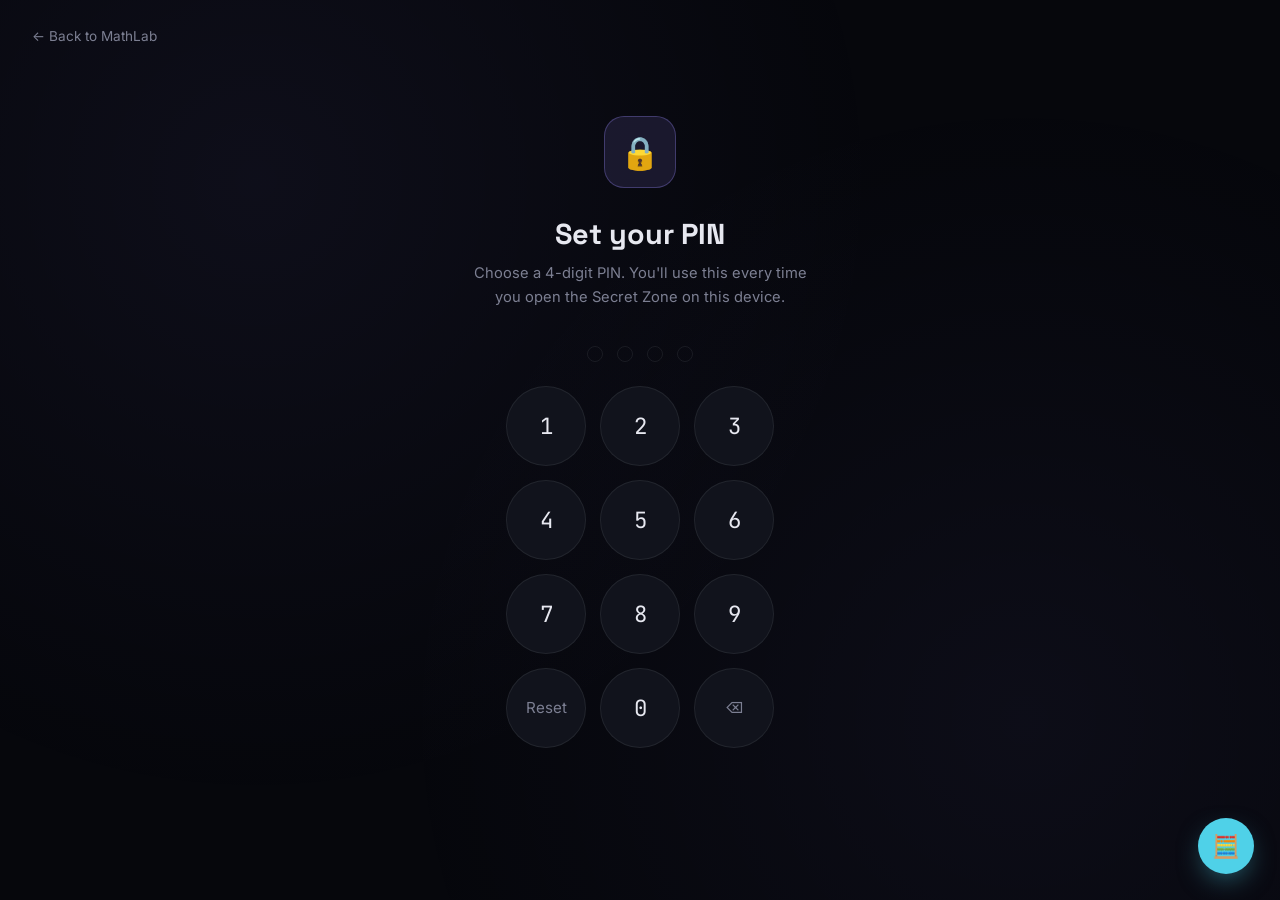
<file: secret.html>
<!DOCTYPE html>
<html lang="en">
<head>
<meta charset="UTF-8">
<meta name="viewport" content="width=device-width, initial-scale=1.0">
<title>Secret Zone — MathLab</title>
<link rel="preconnect" href="https://fonts.googleapis.com">
<link rel="preconnect" href="https://fonts.gstatic.com" crossorigin>
<link href="https://fonts.googleapis.com/css2?family=Space+Grotesk:wght@500;600;700&family=Inter:wght@400;500;600&family=JetBrains+Mono:wght@400;500;600&display=swap" rel="stylesheet">
<style>
  :root{
    --bg:#06070C;
    --bg-soft:#0B0D14;
    --bg-card:#11131C;
    --ink:#E7E8F0;
    --ink-dim:#7C7F92;
    --violet:#9B8CFF;
    --violet-dim:rgba(155,140,255,0.12);
    --line:rgba(231,232,240,0.08);
    --red:#E8636B;
    --green:#5FD095;
  }
  *{margin:0; padding:0; box-sizing:border-box;}
  body{
    background:var(--bg);
    color:var(--ink);
    font-family:'Inter', sans-serif;
    min-height:100vh;
  }
  .mono{font-family:'JetBrains Mono', monospace;}
  h1,h2,h3{font-family:'Space Grotesk', sans-serif;}

  /* ---------- subtle incognito-style backdrop ---------- */
  .ghost-bg{
    position:fixed; inset:0; z-index:0; pointer-events:none;
    background:
      radial-gradient(circle at 20% 20%, rgba(155,140,255,0.06), transparent 50%),
      radial-gradient(circle at 80% 80%, rgba(155,140,255,0.05), transparent 50%);
  }

  /* ================= LOCK SCREEN ================= */
  #lockScreen{
    position:relative; z-index:1;
    min-height:100vh; display:flex; flex-direction:column; align-items:center; justify-content:center;
    padding:24px; text-align:center;
  }
  .lock-icon{
    width:72px; height:72px; border-radius:20px;
    background:var(--violet-dim); border:1px solid rgba(155,140,255,0.3);
    display:flex; align-items:center; justify-content:center; font-size:2rem;
    margin-bottom:28px; color:var(--violet);
  }
  #lockScreen h1{font-size:1.8rem;}
  #lockScreen p{color:var(--ink-dim); margin-top:10px; max-width:340px; font-size:0.92rem; line-height:1.6;}

  .pin-dots{display:flex; gap:14px; margin:36px 0 24px;}
  .pin-dot{
    width:16px; height:16px; border-radius:50%; border:1px solid var(--line);
    background:transparent; transition:all 0.25s ease;
  }
  .pin-dot.filled{background:var(--violet); border-color:var(--violet); box-shadow:0 0 12px rgba(155,140,255,0.5);}
  .pin-dot.error{background:var(--red); border-color:var(--red); animation:shake 0.4s ease;}
  @keyframes shake{
    0%,100%{transform:translateX(0);}
    25%{transform:translateX(-6px);}
    75%{transform:translateX(6px);}
  }

  .pin-pad{display:grid; grid-template-columns:repeat(3,1fr); gap:14px; max-width:280px;}
  .pin-key{
    width:80px; height:80px; border-radius:50%; border:1px solid var(--line);
    background:var(--bg-card); color:var(--ink); font-size:1.4rem; font-family:'JetBrains Mono', monospace;
    cursor:pointer; transition:all 0.2s ease;
  }
  .pin-key:hover{border-color:var(--violet); color:var(--violet);}
  .pin-key:active{transform:scale(0.94);}
  .pin-key.action{font-size:0.95rem; color:var(--ink-dim); font-family:'Inter',sans-serif;}

  .lock-msg{font-size:0.85rem; color:var(--red); margin-top:18px; min-height:18px;}
  .lock-hint-toggle{
    margin-top:30px; color:var(--ink-dim); font-size:0.82rem; cursor:pointer; text-decoration:underline;
    text-decoration-color:rgba(124,127,146,0.4);
  }
  .lock-hint-toggle:hover{color:var(--violet);}
  .lock-hint-box{
    margin-top:14px; background:var(--bg-card); border:1px solid var(--line); border-radius:10px;
    padding:14px 18px; font-size:0.85rem; color:var(--ink-dim); display:none; max-width:320px;
  }
  .lock-hint-box.show{display:block;}
  .lock-hint-box b{color:var(--violet); font-family:'JetBrains Mono', monospace;}

  .back-link{
    position:absolute; top:28px; left:32px; color:var(--ink-dim); font-size:0.85rem; text-decoration:none;
    display:flex; align-items:center; gap:6px; z-index:2;
  }
  .back-link:hover{color:var(--ink);}

  /* ================= SECRET ZONE (unlocked) ================= */
  #secretZone{
    display:none; position:relative; z-index:1; min-height:100vh;
  }
  #secretZone.show{display:block; animation:fadeIn 0.4s ease;}
  @keyframes fadeIn{from{opacity:0;} to{opacity:1;}}

  .sz-nav{
    display:flex; justify-content:space-between; align-items:center;
    padding:22px 40px; border-bottom:1px solid var(--line);
    background:rgba(6,7,12,0.7); backdrop-filter:blur(10px);
    position:sticky; top:0; z-index:10;
  }
  .sz-logo{display:flex; align-items:center; gap:10px; font-weight:700; font-size:1.1rem;}
  .sz-logo .dot{width:8px; height:8px; border-radius:50%; background:var(--violet); box-shadow:0 0 10px var(--violet); animation:pulse 2s ease-in-out infinite;}
  @keyframes pulse{0%,100%{opacity:1;} 50%{opacity:0.4;}}
  .sz-actions{display:flex; gap:14px; align-items:center;}
  .sz-badge{
    font-size:0.75rem; color:var(--violet); background:var(--violet-dim);
    padding:6px 12px; border-radius:100px; border:1px solid rgba(155,140,255,0.25);
  }
  .lock-btn{
    color:var(--ink-dim); font-size:0.85rem; cursor:pointer; border:1px solid var(--line);
    padding:8px 16px; border-radius:8px; background:transparent; transition:all 0.2s ease;
    font-family:'Inter',sans-serif;
  }
  .lock-btn:hover{border-color:var(--red); color:var(--red);}

  .sz-body{padding:48px 40px 80px; max-width:1100px; margin:0 auto;}
  .sz-tabs{display:flex; gap:10px; margin-bottom:36px; flex-wrap:wrap;}
  .sz-tab{
    padding:11px 22px; border-radius:100px; border:1px solid var(--line); color:var(--ink-dim);
    font-size:0.9rem; cursor:pointer; transition:all 0.25s ease; background:transparent;
    font-family:'Inter',sans-serif; font-weight:500;
  }
  .sz-tab.active{background:var(--violet); color:#100E1F; border-color:var(--violet);}
  .sz-tab:hover:not(.active){border-color:var(--violet); color:var(--violet);}

  .sz-panel{display:none;}
  .sz-panel.active{display:block; animation:fadeIn 0.3s ease;}

  .session-note{
    display:flex; align-items:center; gap:10px; color:var(--ink-dim); font-size:0.85rem;
    background:var(--bg-card); border:1px solid var(--line); border-radius:10px; padding:12px 18px;
    margin-bottom:28px;
  }
  .session-note .ic{color:var(--violet);}

  /* ---- Notes panel ---- */
  .notes-layout{display:grid; grid-template-columns:240px 1fr; gap:24px;}
  .notes-list{display:flex; flex-direction:column; gap:8px;}
  .note-item{
    padding:14px 16px; border-radius:10px; border:1px solid var(--line); background:var(--bg-card);
    cursor:pointer; transition:all 0.2s ease;
  }
  .note-item:hover{border-color:var(--violet);}
  .note-item.active{border-color:var(--violet); background:var(--violet-dim);}
  .note-item .ttl{font-size:0.9rem; font-weight:500; white-space:nowrap; overflow:hidden; text-overflow:ellipsis;}
  .note-item .prev{font-size:0.75rem; color:var(--ink-dim); margin-top:3px; white-space:nowrap; overflow:hidden; text-overflow:ellipsis;}
  .new-note-btn{
    width:100%; padding:12px; border-radius:10px; border:1px dashed var(--line); background:transparent;
    color:var(--ink-dim); cursor:pointer; font-size:0.88rem; margin-bottom:8px; transition:all 0.2s ease;
    font-family:'Inter',sans-serif;
  }
  .new-note-btn:hover{border-color:var(--violet); color:var(--violet);}

  .note-editor{display:flex; flex-direction:column; gap:14px;}
  .note-title-input{
    background:transparent; border:none; outline:none; color:var(--ink); font-size:1.4rem;
    font-family:'Space Grotesk', sans-serif; font-weight:600; border-bottom:1px solid var(--line); padding-bottom:14px;
  }
  .note-body-input{
    background:var(--bg-card); border:1px solid var(--line); border-radius:12px; padding:20px;
    color:var(--ink); font-size:0.95rem; line-height:1.7; min-height:320px; resize:vertical;
    outline:none; font-family:'Inter', sans-serif; transition:border-color 0.25s ease;
  }
  .note-body-input:focus{border-color:var(--violet);}
  .note-editor-empty{
    display:flex; flex-direction:column; align-items:center; justify-content:center; min-height:320px;
    color:var(--ink-dim); text-align:center; gap:10px; border:1px dashed var(--line); border-radius:12px;
  }
  .note-meta-row{display:flex; justify-content:space-between; align-items:center;}
  .note-delete{color:var(--ink-dim); font-size:0.82rem; cursor:pointer; border:none; background:none; font-family:'Inter',sans-serif;}
  .note-delete:hover{color:var(--red);}

  /* ---- Private search panel ---- */
  .search-shell{
    background:var(--bg-card); border:1px solid var(--line); border-radius:18px; padding:48px 40px;
    text-align:center; max-width:680px; margin:0 auto;
  }
  .incog-icon{font-size:2.4rem; margin-bottom:18px;}
  .search-shell h2{font-size:1.5rem; margin-bottom:10px;}
  .search-shell p{color:var(--ink-dim); font-size:0.9rem; line-height:1.6; max-width:480px; margin:0 auto 28px;}
  .search-bar-row{display:flex; gap:10px;}
  .search-input{
    flex:1; padding:16px 20px; border-radius:12px; border:1px solid var(--line); background:var(--bg-soft);
    color:var(--ink); font-size:0.95rem; outline:none; transition:border-color 0.25s ease;
  }
  .search-input:focus{border-color:var(--violet);}
  .search-go{
    padding:16px 26px; border-radius:12px; border:none; background:var(--violet); color:#100E1F;
    font-weight:600; cursor:pointer; transition:transform 0.2s ease; font-family:'Inter',sans-serif;
  }
  .search-go:hover{transform:translateY(-2px);}
  .search-engines{display:flex; gap:10px; justify-content:center; margin-top:18px;}
  .engine-chip{
    font-size:0.8rem; padding:7px 16px; border-radius:100px; border:1px solid var(--line); color:var(--ink-dim);
    cursor:pointer; transition:all 0.2s ease;
  }
  .engine-chip.active{border-color:var(--violet); color:var(--violet); background:var(--violet-dim);}
  .search-fineprint{margin-top:24px; font-size:0.78rem; color:var(--ink-dim); display:flex; align-items:center; gap:8px; justify-content:center;}
  .search-fineprint .ic{color:var(--green);}

  .recent-searches{margin-top:30px; text-align:left;}
  .recent-searches h4{font-size:0.8rem; color:var(--ink-dim); text-transform:uppercase; letter-spacing:0.06em; margin-bottom:10px;}
  .recent-chip{
    display:inline-flex; align-items:center; gap:8px; font-size:0.82rem; color:var(--ink-dim);
    background:var(--bg-soft); border:1px solid var(--line); padding:7px 14px; border-radius:100px;
    margin:0 6px 6px 0; cursor:pointer;
  }
  .recent-chip:hover{color:var(--violet); border-color:var(--violet);}

  /* ---- Media gallery ---- */
  .media-toolbar{
    display:flex; justify-content:space-between; align-items:flex-start; gap:20px; flex-wrap:wrap; margin-bottom:24px;
  }
  .upload-btn{
    display:inline-flex; align-items:center; gap:8px; padding:12px 22px; border-radius:10px; background:var(--violet);
    color:#100E1F; font-weight:600; font-size:0.88rem; cursor:pointer; transition:transform 0.2s ease; white-space:nowrap;
  }
  .upload-btn:hover{transform:translateY(-2px);}

  .upload-progress{
    display:flex; align-items:center; gap:14px; background:var(--bg-card); border:1px solid var(--line);
    border-radius:10px; padding:14px 18px; margin-bottom:20px; font-size:0.85rem; color:var(--ink-dim);
  }
  .upload-progress-bar{flex:1; height:6px; border-radius:100px; background:var(--bg-soft); overflow:hidden;}
  .upload-progress-fill{height:100%; width:0%; background:var(--violet); border-radius:100px; transition:width 0.2s ease;}

  .storage-meter{font-size:0.78rem; color:var(--ink-dim); margin-bottom:20px;}
  .storage-meter b{color:var(--violet);}

  .media-grid{
    display:grid; grid-template-columns:repeat(auto-fill, minmax(160px, 1fr)); gap:14px;
  }
  .media-item{
    position:relative; aspect-ratio:1; border-radius:12px; overflow:hidden; border:1px solid var(--line);
    background:var(--bg-card); cursor:pointer; transition:transform 0.25s ease, border-color 0.25s ease;
  }
  .media-item:hover{transform:scale(1.03); border-color:var(--violet);}
  .media-item img, .media-item video{width:100%; height:100%; object-fit:cover; display:block;}
  .media-item .video-badge{
    position:absolute; bottom:8px; right:8px; background:rgba(0,0,0,0.6); color:#fff; font-size:0.7rem;
    padding:3px 8px; border-radius:6px; display:flex; align-items:center; gap:4px;
  }
  .media-item .media-name{
    position:absolute; bottom:0; left:0; right:0; padding:18px 8px 6px; font-size:0.7rem; color:#fff;
    background:linear-gradient(to top, rgba(0,0,0,0.75), transparent); white-space:nowrap; overflow:hidden; text-overflow:ellipsis;
  }
  .media-empty{
    display:none; flex-direction:column; align-items:center; justify-content:center; gap:10px; min-height:220px;
    color:var(--ink-dim); text-align:center; border:1px dashed var(--line); border-radius:12px;
  }
  .media-empty.show{display:flex;}

  /* ---- Lightbox ---- */
  .lightbox-overlay{
    position:fixed; inset:0; z-index:300; background:rgba(2,2,6,0.92); display:none; align-items:center;
    justify-content:center; padding:40px;
  }
  .lightbox-overlay.open{display:flex; animation:fadeIn 0.25s ease;}
  .lightbox-content{max-width:90vw; max-height:85vh; display:flex; align-items:center; justify-content:center;}
  .lightbox-content img, .lightbox-content video{max-width:90vw; max-height:85vh; border-radius:10px; object-fit:contain;}
  .lightbox-close, .lightbox-delete{
    position:absolute; top:24px; border:1px solid rgba(255,255,255,0.2); background:rgba(255,255,255,0.06); color:#fff;
    padding:10px 18px; border-radius:10px; cursor:pointer; font-size:0.85rem; transition:all 0.2s ease; font-family:'Inter',sans-serif;
  }
  .lightbox-close{right:24px;}
  .lightbox-delete{right:140px; color:#ffb4b8;}
  .lightbox-close:hover{background:rgba(255,255,255,0.15);}
  .lightbox-delete:hover{background:rgba(232,99,107,0.2); border-color:#E8636B;}

  @media (max-width:760px){
    .notes-layout{grid-template-columns:1fr;}
    .sz-body{padding:32px 20px 60px;}
    .sz-nav{padding:18px 20px;}
    .search-shell{padding:32px 22px;}
    .search-bar-row{flex-direction:column;}
    .media-grid{grid-template-columns:repeat(auto-fill, minmax(110px, 1fr));}
    .lightbox-delete{right:24px; top:70px;}
  }
</style>
</head>
<body>

<div class="ghost-bg"></div>

<!-- ============ LOCK SCREEN ============ -->
<div id="lockScreen">
  <a href="index.html" class="back-link">← Back to MathLab</a>
  <div class="lock-icon" id="lockIcon">🔒</div>
  <h1 id="lockTitle">Secret Zone</h1>
  <p id="lockSubtitle">Enter your 4-digit PIN to access your private notes and search space.</p>

  <div class="pin-dots" id="pinDots">
    <div class="pin-dot"></div>
    <div class="pin-dot"></div>
    <div class="pin-dot"></div>
    <div class="pin-dot"></div>
  </div>

  <div class="pin-pad" id="pinPad">
    <button class="pin-key" data-key="1">1</button>
    <button class="pin-key" data-key="2">2</button>
    <button class="pin-key" data-key="3">3</button>
    <button class="pin-key" data-key="4">4</button>
    <button class="pin-key" data-key="5">5</button>
    <button class="pin-key" data-key="6">6</button>
    <button class="pin-key" data-key="7">7</button>
    <button class="pin-key" data-key="8">8</button>
    <button class="pin-key" data-key="9">9</button>
    <button class="pin-key action" data-key="reset">Reset</button>
    <button class="pin-key" data-key="0">0</button>
    <button class="pin-key action" data-key="back">⌫</button>
  </div>

  <button class="pin-key action" id="unlockBtn" style="width:auto; height:auto; padding:14px 36px; border-radius:10px; margin-top:22px; background:var(--violet); color:#100E1F; font-weight:600; border:none; display:none;">Unlock →</button>

  <div class="lock-msg" id="lockMsg"></div>

  <span class="lock-hint-toggle" id="hintToggle" style="display:none;">Forgot your PIN?</span>
  <div class="lock-hint-box" id="hintBox">
    There's no way to recover a forgotten PIN — for your privacy, it's never sent or stored anywhere except this browser. You can reset it below, but that will permanently erase any notes saved in this Secret Zone.
    <div style="margin-top:12px;">
      <button class="lock-hint-toggle" id="resetPinBtn" style="color:var(--red); text-decoration-color:rgba(232,99,107,0.4);">Reset PIN &amp; erase all notes</button>
    </div>
  </div>
</div>

<!-- ============ UNLOCKED SECRET ZONE ============ -->
<div id="secretZone">
  <nav class="sz-nav">
    <div class="sz-logo"><span class="dot"></span> Secret Zone</div>
    <div class="sz-actions">
      <span class="sz-badge">Saved on this device · never uploaded</span>
      <button class="lock-btn" id="changePinBtn">Change PIN</button>
      <button class="lock-btn" id="lockNowBtn">Lock now</button>
    </div>
  </nav>

  <div class="sz-body">
    <div class="sz-tabs">
      <button class="sz-tab active" data-tab="notes">📝 Secret Notes</button>
      <button class="sz-tab" data-tab="media">🖼️ My Media</button>
      <button class="sz-tab" data-tab="search">🕵️ Private Search</button>
    </div>

    <div class="session-note">
      <span class="ic">●</span>
      Notes and media here are saved on this device only — nothing is ever uploaded anywhere. Clearing your browser data will erase them.
    </div>

    <!-- NOTES PANEL -->
    <div class="sz-panel active" id="panel-notes">
      <div class="notes-layout">
        <div>
          <button class="new-note-btn" id="newNoteBtn">+ New note</button>
          <div class="notes-list" id="notesList"></div>
        </div>
        <div id="noteEditorWrap"></div>
      </div>
    </div>

    <!-- MEDIA PANEL -->
    <div class="sz-panel" id="panel-media">
      <div class="media-toolbar">
        <div>
          <h3 style="font-size:1.1rem; font-weight:600;">Your private gallery</h3>
          <p style="color:var(--ink-dim); font-size:0.85rem; margin-top:4px;">Photos and videos saved here stay only on this device.</p>
        </div>
        <label class="upload-btn" for="mediaFileInput">
          + Upload photo or video
          <input type="file" id="mediaFileInput" accept="image/*,video/*" multiple hidden>
        </label>
      </div>

      <div class="upload-progress" id="uploadProgress" style="display:none;">
        <div class="upload-progress-bar"><div class="upload-progress-fill" id="uploadProgressFill"></div></div>
        <span id="uploadProgressText">Saving…</span>
      </div>

      <div class="storage-meter" id="storageMeter"></div>

      <div class="media-grid" id="mediaGrid"></div>
      <div class="media-empty" id="mediaEmpty">
        <span style="font-size:1.8rem;">🖼️</span>
        <span>No photos or videos yet. Upload one to get started.</span>
      </div>
    </div>

    <!-- SEARCH PANEL -->
    <div class="sz-panel" id="panel-search">
      <div class="search-shell">
        <div class="incog-icon">🕶️</div>
        <h2>Search privately</h2>
        <p>Opens real search results in a new tab. Nothing you search here is stored on this page, and your search list resets every time you close this tab.</p>

        <div class="search-bar-row">
          <input type="text" class="search-input" id="searchInput" placeholder="Search anything...">
          <button class="search-go" id="searchGoBtn">Search →</button>
        </div>

        <div class="search-engines">
          <span class="engine-chip active" data-engine="google">Google</span>
          <span class="engine-chip" data-engine="duckduckgo">DuckDuckGo</span>
          <span class="engine-chip" data-engine="bing">Bing</span>
        </div>

        <div class="search-fineprint"><span class="ic">✓</span> This tab keeps no history of what you search.</div>

        <div class="recent-searches" id="recentWrap" style="display:none;">
          <h4>This session</h4>
          <div id="recentList"></div>
        </div>
      </div>
    </div>
  </div>
</div>

<!-- ============ MEDIA LIGHTBOX ============ -->
<div class="lightbox-overlay" id="lightboxOverlay">
  <button class="lightbox-close" id="lightboxClose">✕</button>
  <button class="lightbox-delete" id="lightboxDelete">🗑 Delete</button>
  <div class="lightbox-content" id="lightboxContent"></div>
</div>

<script src="calculator.js"></script>
<script>
  window.addEventListener('error', function(e){
    var lockMsgEl = document.getElementById('lockMsg');
    if (lockMsgEl) {
      lockMsgEl.innerHTML = '⚠️ Script error: ' + e.message + ' (line ' + e.lineno + ')';
      lockMsgEl.style.color = '#E8636B';
      lockMsgEl.style.fontWeight = 'bold';
    }
  });
</script>
<script>
  /* ===================== PIN LOCK — user-set, saved in this browser ===================== */
  const PIN_STORAGE_KEY = 'mathlab_secret_pin';

  // Modes: 'set' (choosing a PIN for the first time), 'confirm' (re-type to confirm),
  // 'enter' (normal unlock), 'change-old' (verify current PIN before changing),
  // 'change-new' (choose new PIN), 'change-confirm' (re-type new PIN)
  let mode = 'enter';
  let pin = '';
  let pendingNewPin = ''; // holds the first entry while confirming/changing

  const pinDots = document.querySelectorAll('.pin-dot');
  const lockMsg = document.getElementById('lockMsg');
  const unlockBtn = document.getElementById('unlockBtn');
  const lockTitle = document.getElementById('lockTitle');
  const lockSubtitle = document.getElementById('lockSubtitle');
  const hintToggle = document.getElementById('hintToggle');

  // Register the digit-pad click handler IMMEDIATELY, before anything else runs.
  // This guarantees the keypad always works even if a later part of this
  // script throws an error (e.g. a missing element elsewhere on the page).
  document.getElementById('pinPad').addEventListener('click', (e) => {
    const btn = e.target.closest('.pin-key');
    if (!btn) return;
    const key = btn.dataset.key;

    if (key === 'back'){
      pin = pin.slice(0, -1);
      if (lockMsg) lockMsg.textContent = '';
      updateDots();
      return;
    }
    if (key === 'reset'){
      pin = '';
      if (lockMsg) lockMsg.textContent = '';
      updateDots();
      return;
    }
    addDigit(key);
  });

  function getSavedPin(){
    try { return localStorage.getItem(PIN_STORAGE_KEY); }
    catch (e) { return null; }
  }
  function savePin(newPin){
    try { localStorage.setItem(PIN_STORAGE_KEY, newPin); return true; }
    catch (e) { return false; }
  }
  function clearSavedPin(){
    try { localStorage.removeItem(PIN_STORAGE_KEY); } catch (e) {}
  }

  function setScreenText(){
    if (mode === 'set'){
      lockTitle.textContent = 'Set your PIN';
      lockSubtitle.textContent = 'Choose a 4-digit PIN. You\'ll use this every time you open the Secret Zone on this device.';
      unlockBtn.textContent = 'Continue →';
      hintToggle.style.display = 'none';
    } else if (mode === 'confirm'){
      lockTitle.textContent = 'Confirm your PIN';
      lockSubtitle.textContent = 'Type the same 4 digits again to confirm.';
      unlockBtn.textContent = 'Confirm →';
      hintToggle.style.display = 'none';
    } else if (mode === 'enter'){
      lockTitle.textContent = 'Secret Zone';
      lockSubtitle.textContent = 'Enter your PIN to access your private notes and search space.';
      unlockBtn.textContent = 'Unlock →';
      hintToggle.style.display = 'inline-block';
    } else if (mode === 'change-old'){
      lockTitle.textContent = 'Change your PIN';
      lockSubtitle.textContent = 'First, enter your current PIN.';
      unlockBtn.textContent = 'Next →';
      hintToggle.style.display = 'none';
    } else if (mode === 'change-new'){
      lockTitle.textContent = 'Choose a new PIN';
      lockSubtitle.textContent = 'Enter the 4 digits you want to use from now on.';
      unlockBtn.textContent = 'Continue →';
      hintToggle.style.display = 'none';
    } else if (mode === 'change-confirm'){
      lockTitle.textContent = 'Confirm new PIN';
      lockSubtitle.textContent = 'Type your new PIN one more time.';
      unlockBtn.textContent = 'Save PIN →';
      hintToggle.style.display = 'none';
    }
  }

  function updateDots(){
    pinDots.forEach((dot, i) => {
      dot.classList.toggle('filled', i < pin.length);
      dot.classList.remove('error');
    });
    unlockBtn.style.display = pin.length === 4 ? 'inline-block' : 'none';
  }

  function shakeError(message){
    pinDots.forEach(dot => dot.classList.add('error'));
    lockMsg.textContent = message;
    setTimeout(() => {
      pin = '';
      updateDots();
    }, 450);
  }

  function enterSecretZone(){
    lockMsg.textContent = '';
    document.getElementById('lockScreen').style.display = 'none';
    document.getElementById('secretZone').classList.add('show');
  }

  function backToLockScreen(nextMode, keepPending){
    mode = nextMode;
    pin = '';
    if (!keepPending) pendingNewPin = '';
    lockMsg.textContent = '';
    setScreenText();
    updateDots();
  }

  function handleSubmit(){
    if (pin.length !== 4){
      lockMsg.textContent = 'Enter all 4 digits first.';
      return;
    }

    if (mode === 'set'){
      pendingNewPin = pin;
      backToLockScreen('confirm', true);
      return;
    }

    if (mode === 'confirm'){
      if (pin === pendingNewPin){
        savePin(pin);
        enterSecretZone();
      } else {
        lockMsg.textContent = "Didn't match — let's start over.";
        setTimeout(() => backToLockScreen('set'), 700);
      }
      return;
    }

    if (mode === 'enter'){
      const saved = getSavedPin();
      if (pin === saved){
        enterSecretZone();
      } else {
        shakeError('Incorrect PIN — try again.');
      }
      return;
    }

    if (mode === 'change-old'){
      const saved = getSavedPin();
      if (pin === saved){
        backToLockScreen('change-new');
      } else {
        shakeError('That\'s not your current PIN.');
      }
      return;
    }

    if (mode === 'change-new'){
      pendingNewPin = pin;
      backToLockScreen('change-confirm', true);
      return;
    }

    if (mode === 'change-confirm'){
      if (pin === pendingNewPin){
        savePin(pin);
        lockMsg.textContent = '';
        enterSecretZone();
      } else {
        lockMsg.textContent = "Didn't match — let's try again.";
        setTimeout(() => backToLockScreen('change-new'), 700);
      }
      return;
    }
  }

  function addDigit(key){
    if (pin.length >= 4) return;
    pin += key;
    updateDots();
    if (pin.length === 4){
      setTimeout(handleSubmit, 200);
    }
  }

  unlockBtn.addEventListener('click', handleSubmit);

  // Keyboard support
  document.addEventListener('keydown', (e) => {
    if (document.getElementById('secretZone').classList.contains('show')) return;
    if (e.key >= '0' && e.key <= '9'){
      addDigit(e.key);
    } else if (e.key === 'Backspace'){
      pin = pin.slice(0, -1);
      lockMsg.textContent = '';
      updateDots();
    } else if (e.key === 'Enter'){
      handleSubmit();
    }
  });

  hintToggle.addEventListener('click', () => {
    document.getElementById('hintBox').classList.toggle('show');
  });

  document.getElementById('resetPinBtn').addEventListener('click', () => {
    clearSavedPin();
    document.getElementById('hintBox').classList.remove('show');
    lockMsg.textContent = '';
    backToLockScreen('set');
  });

  document.getElementById('lockNowBtn').addEventListener('click', () => {
    document.getElementById('secretZone').classList.remove('show');
    document.getElementById('lockScreen').style.display = 'flex';
    backToLockScreen('enter');
  });

  document.getElementById('changePinBtn').addEventListener('click', () => {
    document.getElementById('secretZone').classList.remove('show');
    document.getElementById('lockScreen').style.display = 'flex';
    backToLockScreen('change-old');
  });

  // Initial mode on page load: if no PIN saved yet, go straight to "set" mode.
  (function initLockScreen(){
    mode = getSavedPin() ? 'enter' : 'set';
    setScreenText();
    updateDots();
  })();

  /* ===================== TABS ===================== */
  document.querySelectorAll('.sz-tab').forEach(tab => {
    tab.addEventListener('click', () => {
      document.querySelectorAll('.sz-tab').forEach(t => t.classList.remove('active'));
      document.querySelectorAll('.sz-panel').forEach(p => p.classList.remove('active'));
      tab.classList.add('active');
      document.getElementById('panel-' + tab.dataset.tab).classList.add('active');
    });
  });

  /* ===================== SECRET NOTES (persisted in localStorage) ===================== */
  const NOTES_STORAGE_KEY = 'mathlab_secret_notes';

  function loadNotes(){
    try {
      const raw = localStorage.getItem(NOTES_STORAGE_KEY);
      return raw ? JSON.parse(raw) : [];
    } catch (e) { return []; }
  }
  function saveNotes(){
    try { localStorage.setItem(NOTES_STORAGE_KEY, JSON.stringify(notes)); return true; }
    catch (e) { return false; }
  }

  let notes = loadNotes();
  let activeNoteId = notes.length ? notes[notes.length - 1].id : null;
  let noteCounter = notes.reduce((max, n) => Math.max(max, n.id), 0);
  let saveDebounceTimer = null;

  const notesList = document.getElementById('notesList');
  const editorWrap = document.getElementById('noteEditorWrap');

  function renderNotesList(){
    notesList.innerHTML = '';
    if (notes.length === 0){
      const empty = document.createElement('div');
      empty.style.color = 'var(--ink-dim)';
      empty.style.fontSize = '0.85rem';
      empty.style.padding = '10px 4px';
      empty.textContent = 'No notes yet.';
      notesList.appendChild(empty);
      return;
    }
    notes.slice().reverse().forEach(note => {
      const item = document.createElement('div');
      item.className = 'note-item' + (note.id === activeNoteId ? ' active' : '');
      item.innerHTML = `
        <div class="ttl">${note.title || 'Untitled note'}</div>
        <div class="prev">${(note.body || 'No content yet').slice(0, 40)}</div>
      `;
      item.addEventListener('click', () => {
        activeNoteId = note.id;
        renderNotesList();
        renderEditor();
      });
      notesList.appendChild(item);
    });
  }

  function renderEditor(){
    const note = notes.find(n => n.id === activeNoteId);
    if (!note){
      editorWrap.innerHTML = `
        <div class="note-editor-empty">
          <span style="font-size:1.6rem;">📝</span>
          <span>Select a note or create a new one.</span>
        </div>
      `;
      return;
    }
    editorWrap.innerHTML = `
      <div class="note-editor">
        <input type="text" class="note-title-input" id="titleInput" placeholder="Note title..." value="${note.title.replace(/"/g, '&quot;')}">
        <textarea class="note-body-input" id="bodyInput" placeholder="Write your private notes here...">${note.body}</textarea>
        <div class="note-meta-row">
          <span style="color:var(--ink-dim); font-size:0.78rem;" id="saveIndicator">Saved to this device ✓</span>
          <button class="note-delete" id="deleteNoteBtn">Delete note</button>
        </div>
      </div>
    `;
    const saveIndicator = document.getElementById('saveIndicator');
    function flagUnsaved(){ saveIndicator.textContent = 'Saving…'; }
    function flagSaved(){ saveIndicator.textContent = 'Saved to this device ✓'; }

    function debouncedSave(){
      flagUnsaved();
      clearTimeout(saveDebounceTimer);
      saveDebounceTimer = setTimeout(() => {
        saveNotes();
        flagSaved();
      }, 350);
    }

    document.getElementById('titleInput').addEventListener('input', (e) => {
      note.title = e.target.value;
      renderNotesList();
      debouncedSave();
    });
    document.getElementById('bodyInput').addEventListener('input', (e) => {
      note.body = e.target.value;
      renderNotesList();
      debouncedSave();
    });
    document.getElementById('deleteNoteBtn').addEventListener('click', () => {
      notes = notes.filter(n => n.id !== note.id);
      activeNoteId = notes.length ? notes[notes.length - 1].id : null;
      saveNotes();
      renderNotesList();
      renderEditor();
    });
  }

  document.getElementById('newNoteBtn').addEventListener('click', () => {
    noteCounter++;
    const note = { id: noteCounter, title: '', body: '' };
    notes.push(note);
    activeNoteId = note.id;
    saveNotes();
    renderNotesList();
    renderEditor();
    setTimeout(() => document.getElementById('titleInput')?.focus(), 50);
  });

  renderNotesList();
  renderEditor();

  /* ===================== PRIVATE SEARCH ===================== */
  let recentSearches = [];
  let selectedEngine = 'google';

  document.querySelectorAll('.engine-chip').forEach(chip => {
    chip.addEventListener('click', () => {
      document.querySelectorAll('.engine-chip').forEach(c => c.classList.remove('active'));
      chip.classList.add('active');
      selectedEngine = chip.dataset.engine;
    });
  });

  function buildSearchUrl(query){
    const q = encodeURIComponent(query);
    if (selectedEngine === 'duckduckgo') return `https://duckduckgo.com/?q=${q}`;
    if (selectedEngine === 'bing') return `https://www.bing.com/search?q=${q}`;
    return `https://www.google.com/search?q=${q}`;
  }

  function runSearch(){
    const input = document.getElementById('searchInput');
    const query = input.value.trim();
    if (!query) return;

    window.open(buildSearchUrl(query), '_blank', 'noopener,noreferrer');

    recentSearches.unshift(query);
    recentSearches = recentSearches.slice(0, 6);
    renderRecent();
    input.value = '';
    input.focus();
  }

  function renderRecent(){
    const wrap = document.getElementById('recentWrap');
    const list = document.getElementById('recentList');
    if (recentSearches.length === 0){
      wrap.style.display = 'none';
      return;
    }
    wrap.style.display = 'block';
    list.innerHTML = recentSearches.map(s => `<span class="recent-chip">${s}</span>`).join('');
    list.querySelectorAll('.recent-chip').forEach((chip, i) => {
      chip.addEventListener('click', () => {
        window.open(buildSearchUrl(recentSearches[i]), '_blank', 'noopener,noreferrer');
      });
    });
  }

  document.getElementById('searchGoBtn').addEventListener('click', runSearch);
  document.getElementById('searchInput').addEventListener('keydown', (e) => {
    if (e.key === 'Enter') runSearch();
  });

  /* ===================== MY MEDIA (photos & videos via IndexedDB) ===================== */
  const MEDIA_DB_NAME = 'mathlab_secret_media';
  const MEDIA_STORE = 'files';
  let mediaDB = null;

  function openMediaDB(){
    return new Promise((resolve, reject) => {
      const request = indexedDB.open(MEDIA_DB_NAME, 1);
      request.onupgradeneeded = (e) => {
        const db = e.target.result;
        if (!db.objectStoreNames.contains(MEDIA_STORE)){
          db.createObjectStore(MEDIA_STORE, { keyPath: 'id' });
        }
      };
      request.onsuccess = (e) => resolve(e.target.result);
      request.onerror = (e) => reject(e);
    });
  }

  function mediaAdd(record){
    return new Promise((resolve, reject) => {
      const tx = mediaDB.transaction(MEDIA_STORE, 'readwrite');
      tx.objectStore(MEDIA_STORE).put(record);
      tx.oncomplete = () => resolve(true);
      tx.onerror = (e) => reject(e);
    });
  }
  function mediaGetAll(){
    return new Promise((resolve, reject) => {
      const tx = mediaDB.transaction(MEDIA_STORE, 'readonly');
      const req = tx.objectStore(MEDIA_STORE).getAll();
      req.onsuccess = () => resolve(req.result || []);
      req.onerror = (e) => reject(e);
    });
  }
  function mediaDelete(id){
    return new Promise((resolve, reject) => {
      const tx = mediaDB.transaction(MEDIA_STORE, 'readwrite');
      tx.objectStore(MEDIA_STORE).delete(id);
      tx.oncomplete = () => resolve(true);
      tx.onerror = (e) => reject(e);
    });
  }

  const mediaGrid = document.getElementById('mediaGrid');
  const mediaEmpty = document.getElementById('mediaEmpty');
  const storageMeter = document.getElementById('storageMeter');
  const uploadProgress = document.getElementById('uploadProgress');
  const uploadProgressFill = document.getElementById('uploadProgressFill');
  const uploadProgressText = document.getElementById('uploadProgressText');

  function formatBytes(bytes){
    if (bytes < 1024) return bytes + ' B';
    if (bytes < 1024 * 1024) return (bytes / 1024).toFixed(1) + ' KB';
    return (bytes / (1024 * 1024)).toFixed(1) + ' MB';
  }

  async function refreshStorageMeter(){
    try {
      const items = await mediaGetAll();
      const totalBytes = items.reduce((sum, it) => sum + (it.size || 0), 0);
      storageMeter.innerHTML = items.length
        ? `<b>${items.length}</b> item${items.length === 1 ? '' : 's'} saved · <b>${formatBytes(totalBytes)}</b> used on this device`
        : '';
    } catch (e) { /* ignore */ }
  }

  async function renderMediaGrid(){
    let items = [];
    try { items = await mediaGetAll(); } catch (e) { items = []; }

    items.sort((a, b) => b.createdAt - a.createdAt);
    mediaGrid.innerHTML = '';
    mediaEmpty.classList.toggle('show', items.length === 0);

    items.forEach(item => {
      const blobUrl = URL.createObjectURL(item.blob);
      const cell = document.createElement('div');
      cell.className = 'media-item';
      cell.dataset.id = item.id;

      if (item.type.startsWith('video/')){
        cell.innerHTML = `
          <video src="${blobUrl}" muted preload="metadata"></video>
          <span class="video-badge">▶ video</span>
          <span class="media-name">${item.name}</span>
        `;
      } else {
        cell.innerHTML = `
          <img src="${blobUrl}" alt="${item.name}">
          <span class="media-name">${item.name}</span>
        `;
      }

      cell.addEventListener('click', () => openLightbox(item, blobUrl));
      mediaGrid.appendChild(cell);
    });

    refreshStorageMeter();
  }

  function readFileAsBlob(file){
    return new Promise((resolve) => resolve(file));
  }

  async function handleFiles(fileList){
    const files = Array.from(fileList).filter(f => f.type.startsWith('image/') || f.type.startsWith('video/'));
    if (files.length === 0) return;

    uploadProgress.style.display = 'flex';
    let done = 0;

    for (const file of files){
      uploadProgressText.textContent = `Saving ${file.name}…`;
      try {
        const blob = await readFileAsBlob(file);
        const record = {
          id: 'media_' + Date.now() + '_' + Math.random().toString(36).slice(2, 8),
          name: file.name,
          type: file.type,
          size: file.size,
          blob: blob,
          createdAt: Date.now()
        };
        await mediaAdd(record);
      } catch (err){
        uploadProgressText.textContent = `Couldn't save ${file.name} — storage may be full.`;
      }
      done++;
      uploadProgressFill.style.width = Math.round((done / files.length) * 100) + '%';
    }

    setTimeout(() => {
      uploadProgress.style.display = 'none';
      uploadProgressFill.style.width = '0%';
    }, 500);

    await renderMediaGrid();
  }

  document.getElementById('mediaFileInput').addEventListener('change', (e) => {
    handleFiles(e.target.files);
    e.target.value = '';
  });

  // Lightbox
  const lightboxOverlay = document.getElementById('lightboxOverlay');
  const lightboxContent = document.getElementById('lightboxContent');
  let currentLightboxId = null;

  function openLightbox(item, blobUrl){
    currentLightboxId = item.id;
    if (item.type.startsWith('video/')){
      lightboxContent.innerHTML = `<video src="${blobUrl}" controls autoplay></video>`;
    } else {
      lightboxContent.innerHTML = `<img src="${blobUrl}" alt="${item.name}">`;
    }
    lightboxOverlay.classList.add('open');
  }
  function closeLightbox(){
    lightboxOverlay.classList.remove('open');
    lightboxContent.innerHTML = '';
    currentLightboxId = null;
  }
  document.getElementById('lightboxClose').addEventListener('click', closeLightbox);
  lightboxOverlay.addEventListener('click', (e) => { if (e.target === lightboxOverlay) closeLightbox(); });
  document.getElementById('lightboxDelete').addEventListener('click', async () => {
    if (!currentLightboxId) return;
    await mediaDelete(currentLightboxId);
    closeLightbox();
    renderMediaGrid();
  });

  // Init media DB once the media tab's markup exists
  openMediaDB().then((db) => {
    mediaDB = db;
    renderMediaGrid();
  }).catch(() => {
    storageMeter.textContent = "Your browser doesn't support saving media here.";
  });
</script>

</body>
</html>
</file>
<file: style.css>
/* =========================================================
   MathLab — Shared Styles
   Federal Board Pakistan — Classes 9–12 Mathematics
   ========================================================= */

:root{
  --bg: #0A0E17;
  --bg-soft: #10141F;
  --bg-card: #141925;
  --ink: #EDEFF5;
  --ink-dim: #9098AC;
  --cyan: #4FD1E8;
  --amber: #F2A93B;
  --violet: #8B7FE0;
  --green: #5FD095;
  --red: #E8636B;
  --line: rgba(237,239,245,0.10);
  --line-soft: rgba(237,239,245,0.06);
}

*{margin:0; padding:0; box-sizing:border-box;}

html{scroll-behavior:smooth;}

body{
  background:var(--bg);
  color:var(--ink);
  font-family:'Inter', sans-serif;
  position:relative;
  min-height:100vh;
}

h1,h2,h3,h4,.display{
  font-family:'Space Grotesk', sans-serif;
  letter-spacing:-0.01em;
}

.formula, .mono{
  font-family:'JetBrains Mono', monospace;
}

a{color:inherit; text-decoration:none;}

@media (prefers-reduced-motion: reduce){
  *{animation:none !important; transition:none !important;}
}

/* ---------- Live wallpaper canvas ---------- */
#bgCanvas{
  position:fixed;
  inset:0;
  z-index:0;
  pointer-events:none;
}

.bg-fade{
  position:fixed;
  inset:0;
  z-index:0;
  pointer-events:none;
  background:radial-gradient(circle at 50% 0%, rgba(10,14,23,0.15) 0%, rgba(10,14,23,0.55) 100%);
}

.page-shell{
  position:relative;
  z-index:1;
}

/* ---------- Nav ---------- */
nav{
  position:sticky;
  top:0;
  z-index:50;
  display:flex;
  justify-content:space-between;
  align-items:center;
  padding:20px 48px;
  background:rgba(10,14,23,0.7);
  backdrop-filter:blur(14px);
  border-bottom:1px solid var(--line);
}
.logo{
  font-family:'Space Grotesk', sans-serif;
  font-weight:700;
  font-size:1.25rem;
  display:flex;
  align-items:center;
  gap:10px;
}
.logo .mark{
  color:var(--cyan);
  font-family:'JetBrains Mono', monospace;
}
.nav-links{
  display:flex;
  gap:36px;
  list-style:none;
  align-items:center;
}
.nav-links a{
  color:var(--ink-dim);
  font-size:0.92rem;
  font-weight:500;
  transition:color 0.25s ease;
}
.nav-links a:hover, .nav-links a.active{color:var(--ink);}
.breadcrumb{
  color:var(--ink-dim);
  font-size:0.88rem;
  display:flex;
  gap:8px;
  align-items:center;
}
.breadcrumb a:hover{color:var(--cyan);}
.breadcrumb .sep{opacity:0.4;}
.breadcrumb .current{color:var(--ink);}

/* ---------- Buttons ---------- */
.btn{
  display:inline-flex;
  align-items:center;
  gap:8px;
  padding:13px 26px;
  border-radius:10px;
  font-size:0.92rem;
  font-weight:600;
  cursor:pointer;
  border:none;
  font-family:'Inter', sans-serif;
  transition:transform 0.25s cubic-bezier(.22,1,.36,1), box-shadow 0.25s ease, background 0.25s ease, border-color 0.25s ease;
}
.btn-primary{
  background:var(--cyan);
  color:#06141A;
}
.btn-primary:hover{
  transform:translateY(-2px);
  box-shadow:0 10px 24px -8px rgba(79,209,232,0.45);
}
.btn-outline{
  background:transparent;
  border:1px solid var(--line);
  color:var(--ink);
}
.btn-outline:hover{
  border-color:var(--cyan);
  color:var(--cyan);
}
.btn-sm{padding:9px 18px; font-size:0.85rem;}
.btn:focus-visible{outline:2px solid var(--cyan); outline-offset:2px;}

/* ---------- Section utilities ---------- */
section{
  padding:80px 48px;
  position:relative;
}
.section-tag{
  color:var(--cyan);
  font-size:0.82rem;
  font-weight:600;
  letter-spacing:0.1em;
  text-transform:uppercase;
  margin-bottom:14px;
  display:block;
}
.reveal{
  opacity:0;
  transform:translateY(28px);
  transition:opacity 0.7s cubic-bezier(.22,1,.36,1), transform 0.7s cubic-bezier(.22,1,.36,1);
}
.reveal.visible{opacity:1; transform:translateY(0);}

/* ---------- Footer ---------- */
footer{
  border-top:1px solid var(--line);
  padding:40px 48px;
  display:flex;
  justify-content:space-between;
  align-items:center;
  flex-wrap:wrap;
  gap:16px;
  color:var(--ink-dim);
  font-size:0.85rem;
  position:relative;
  z-index:1;
}

@media (max-width:860px){
  nav{padding:16px 20px;}
  .nav-links{gap:18px;}
  .nav-links span.hide-mobile{display:none;}
  section{padding:56px 20px;}
}
</file>
